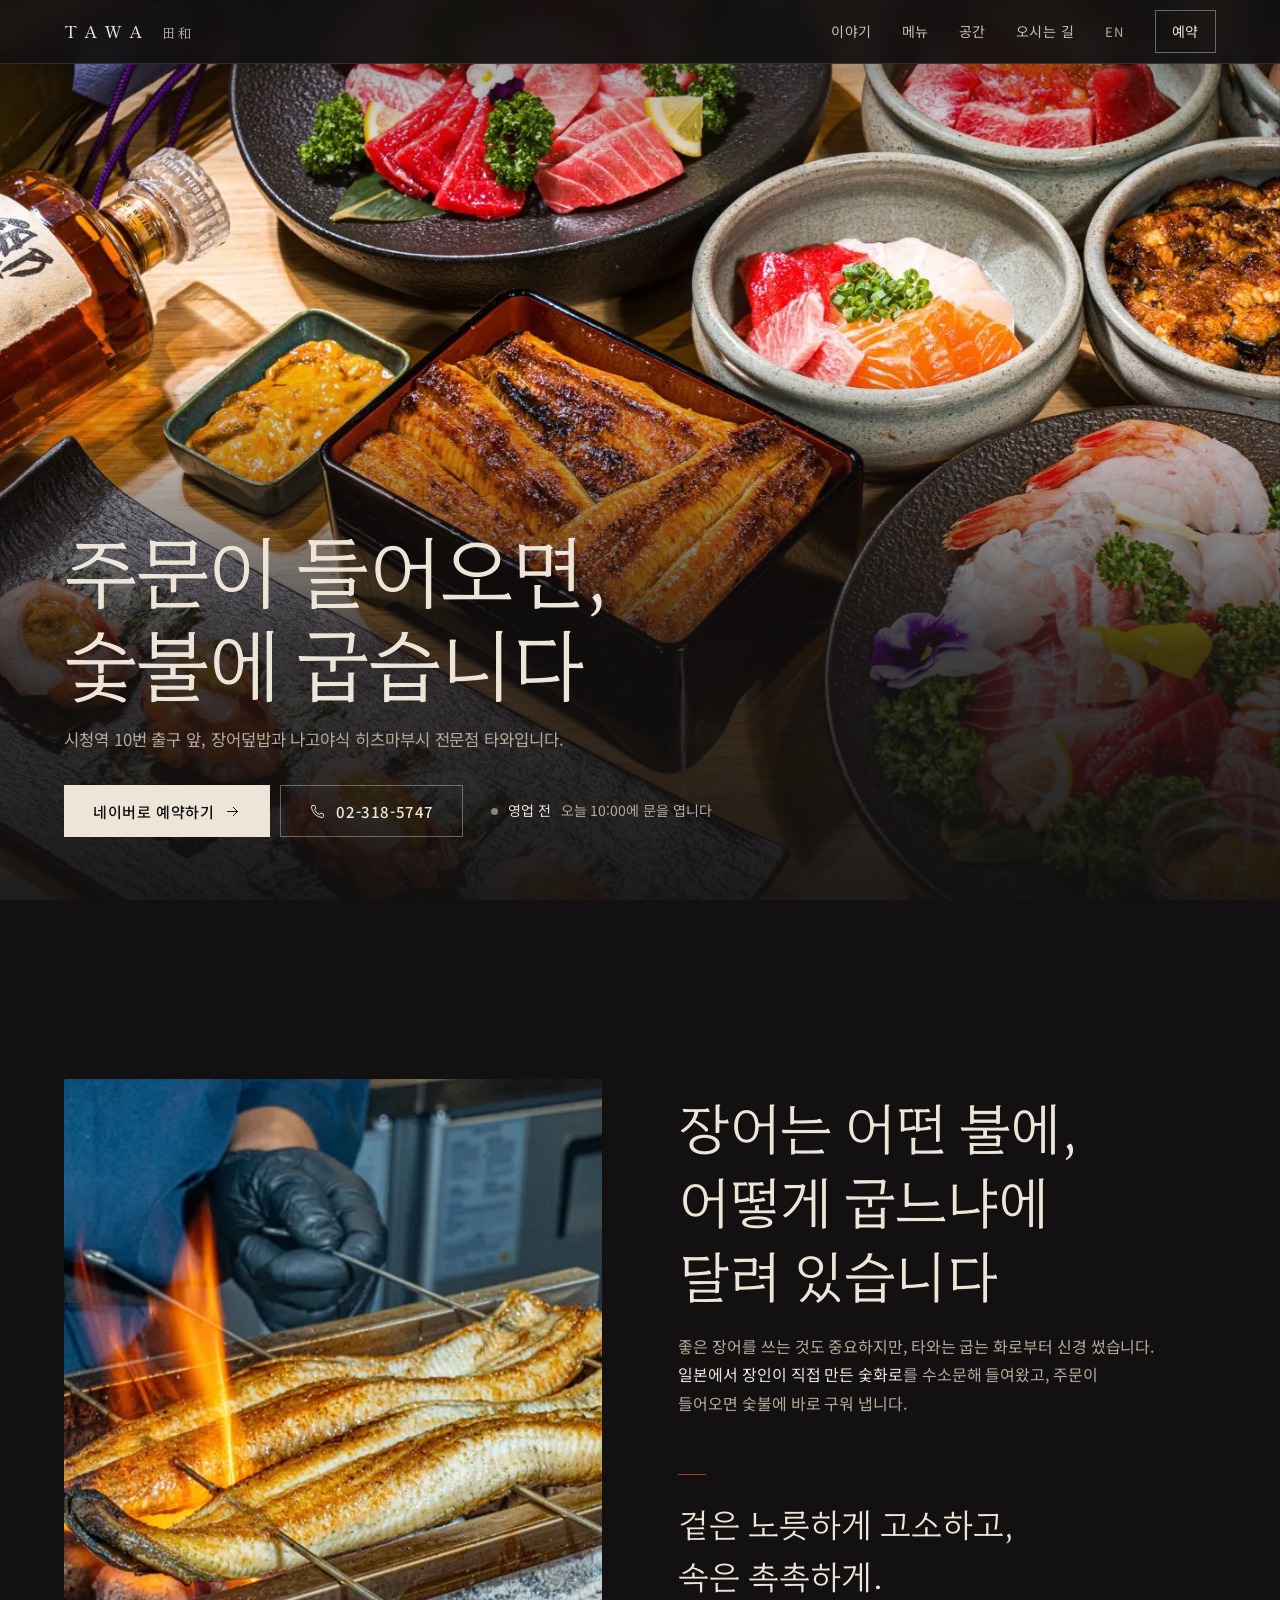
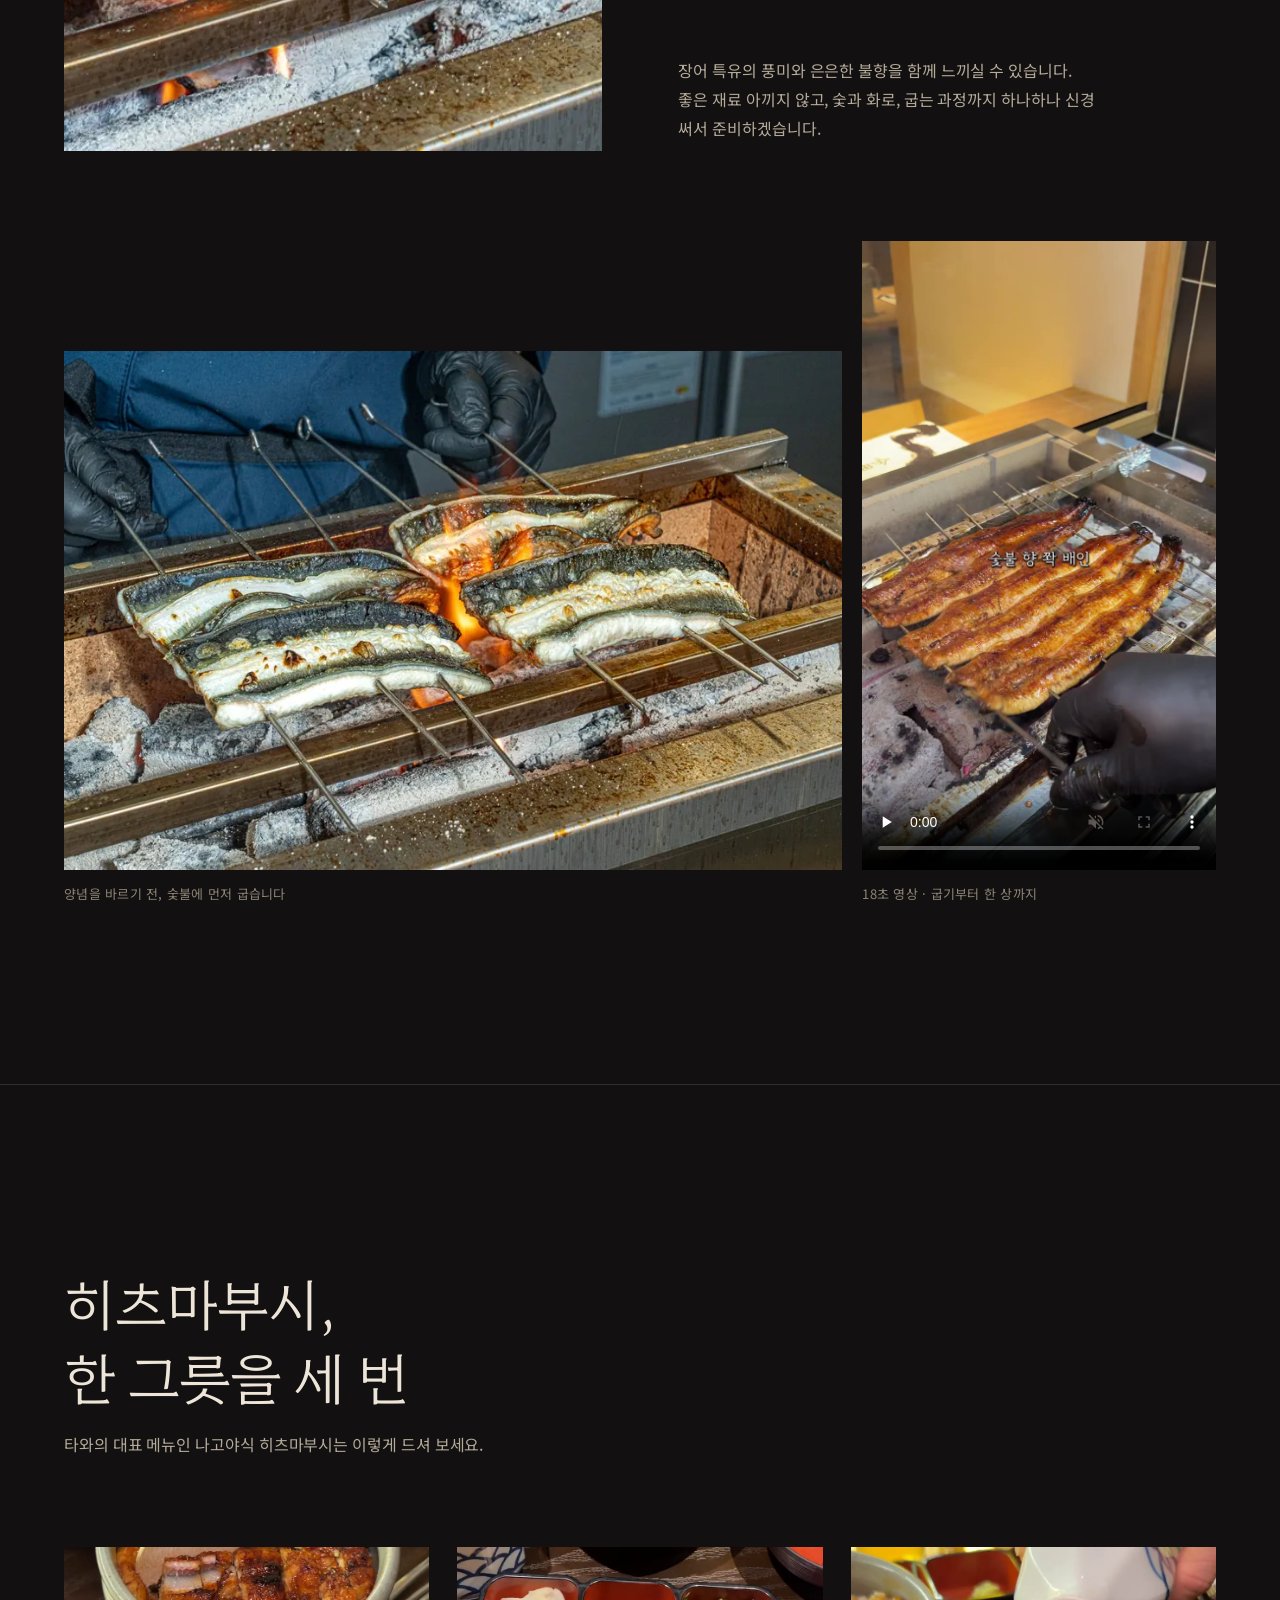
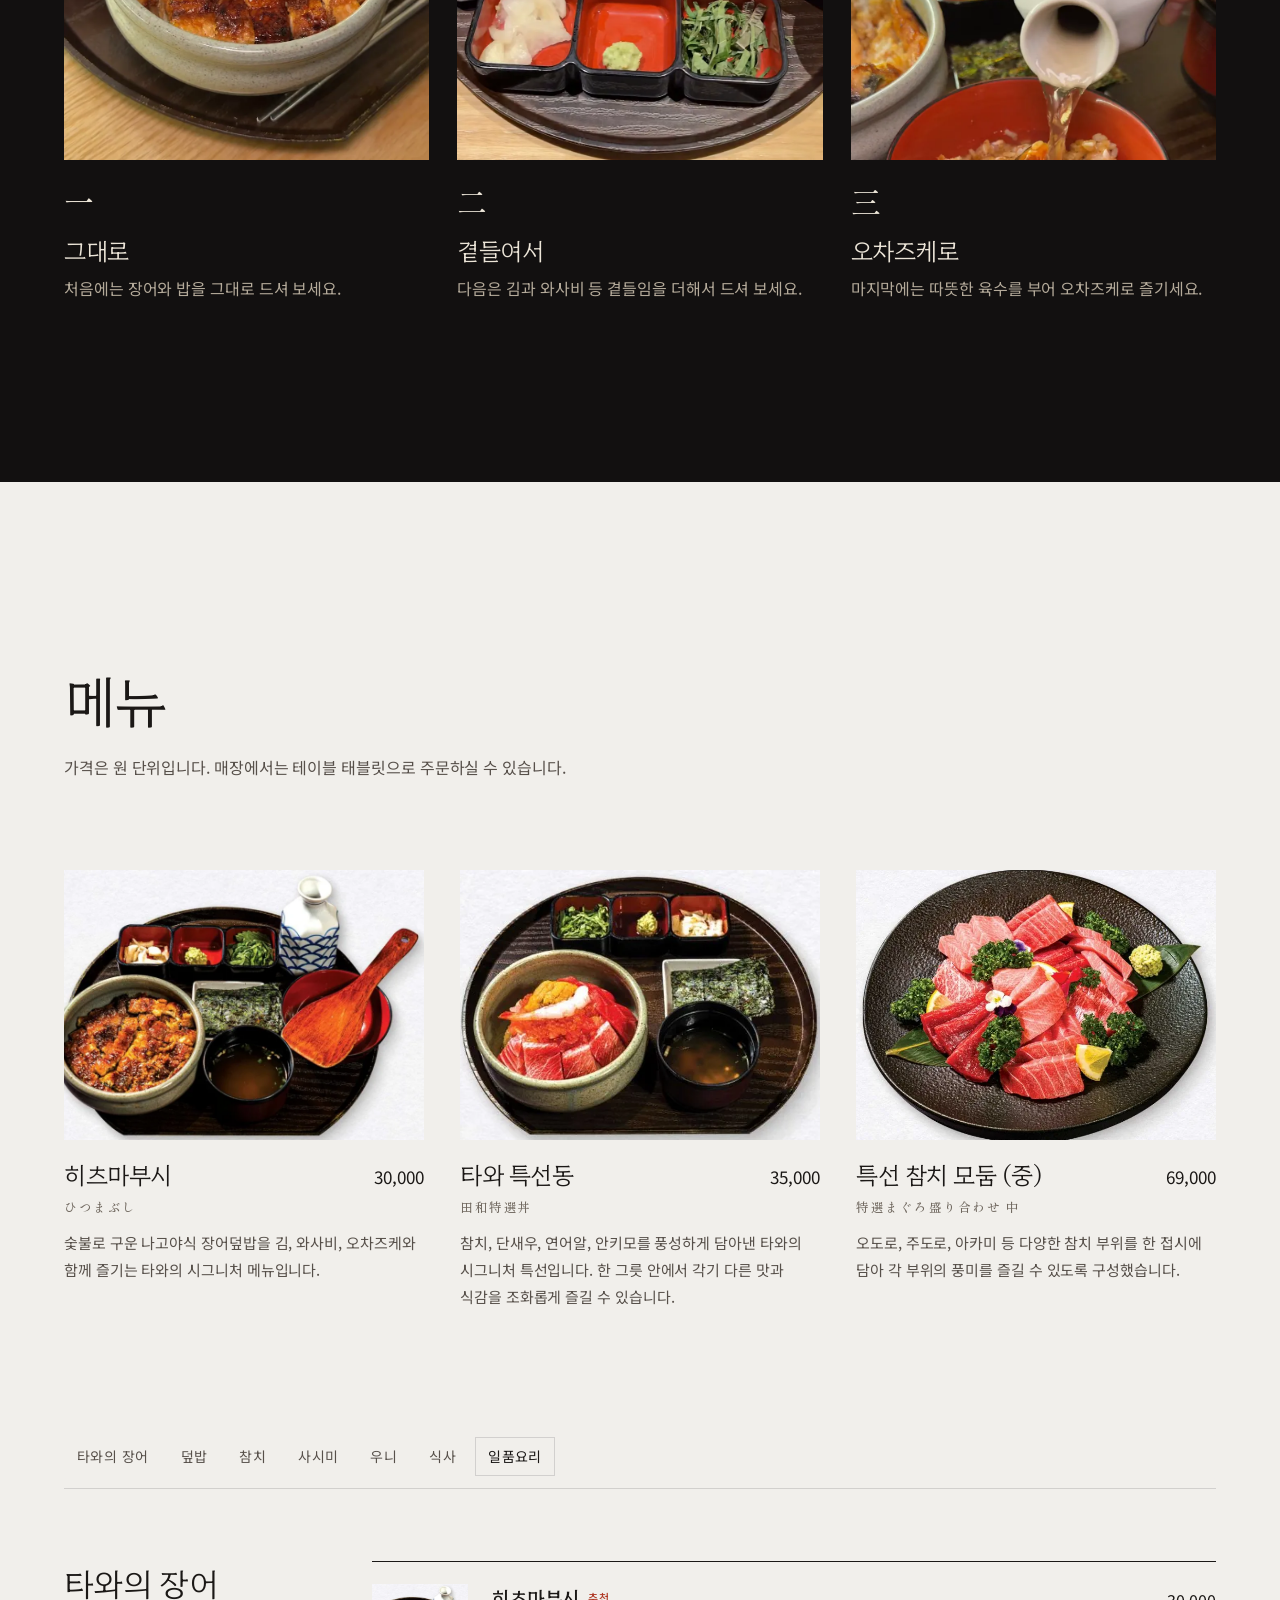
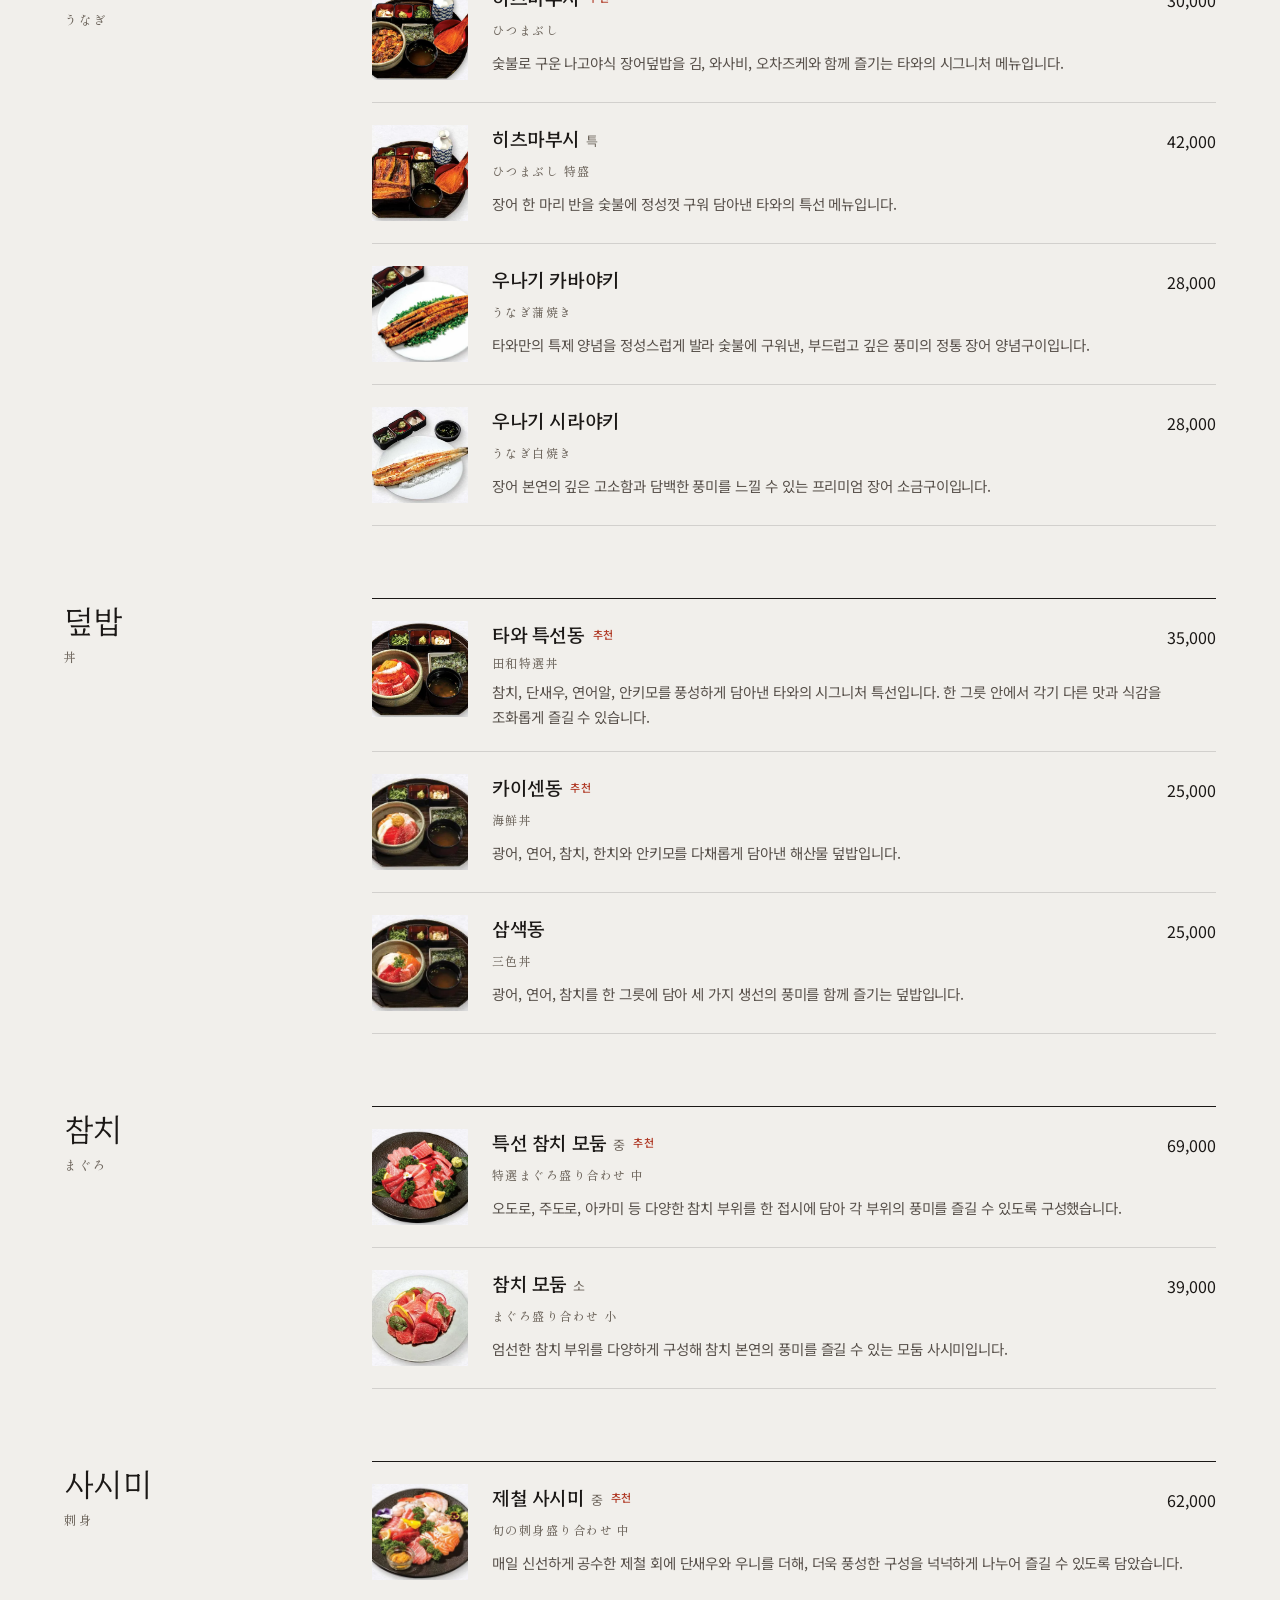
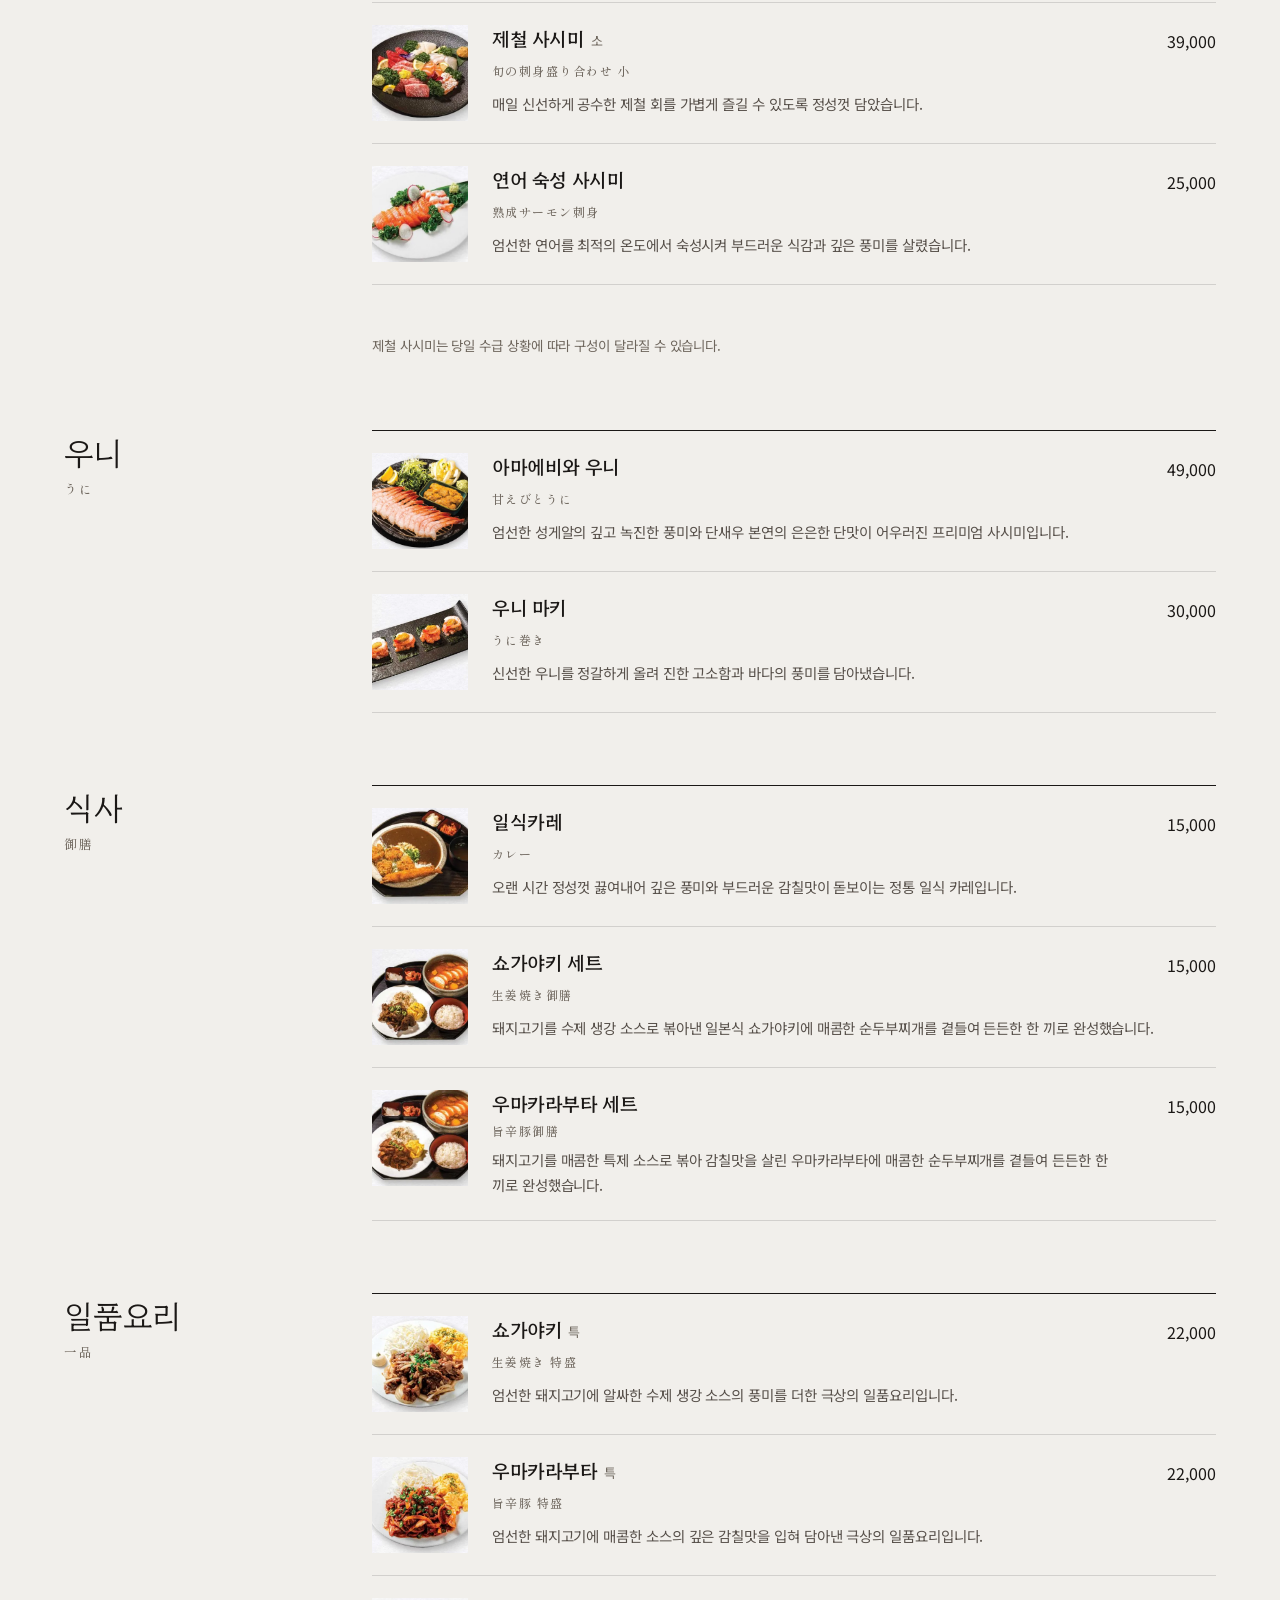
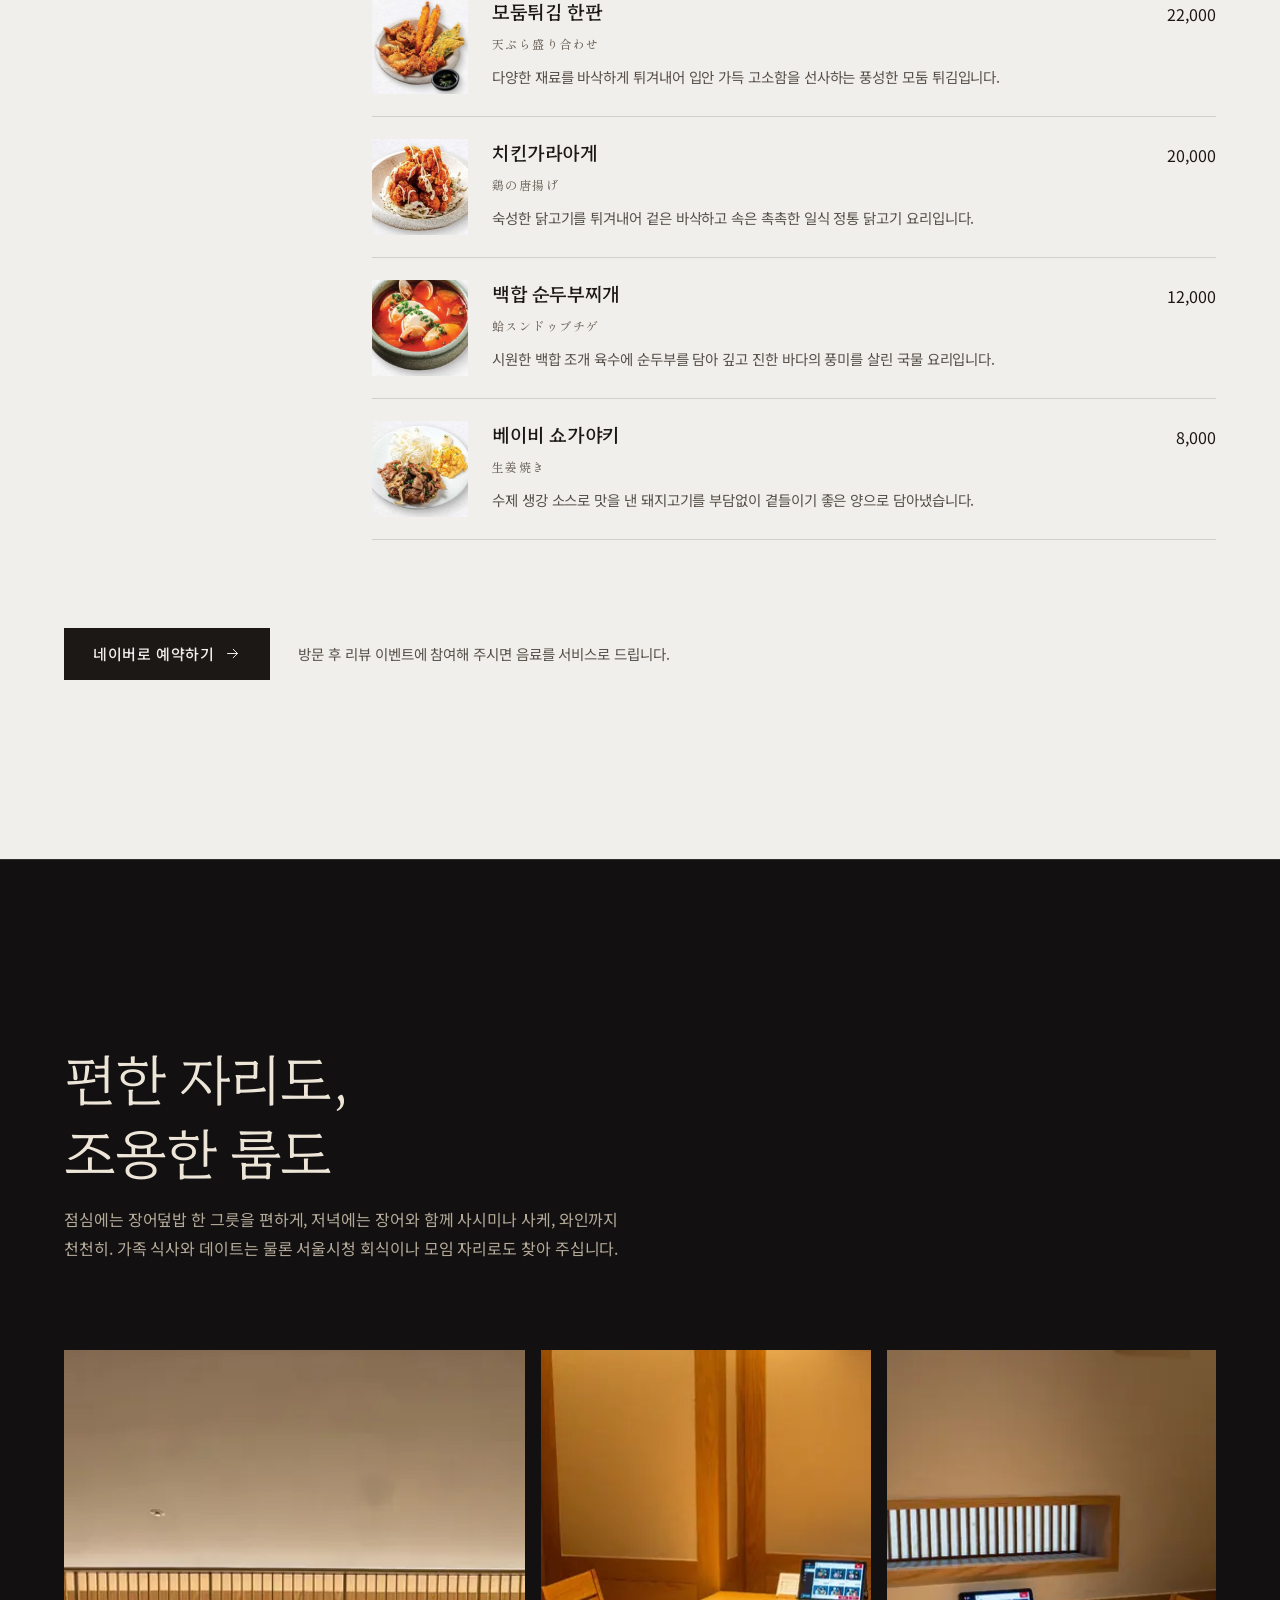
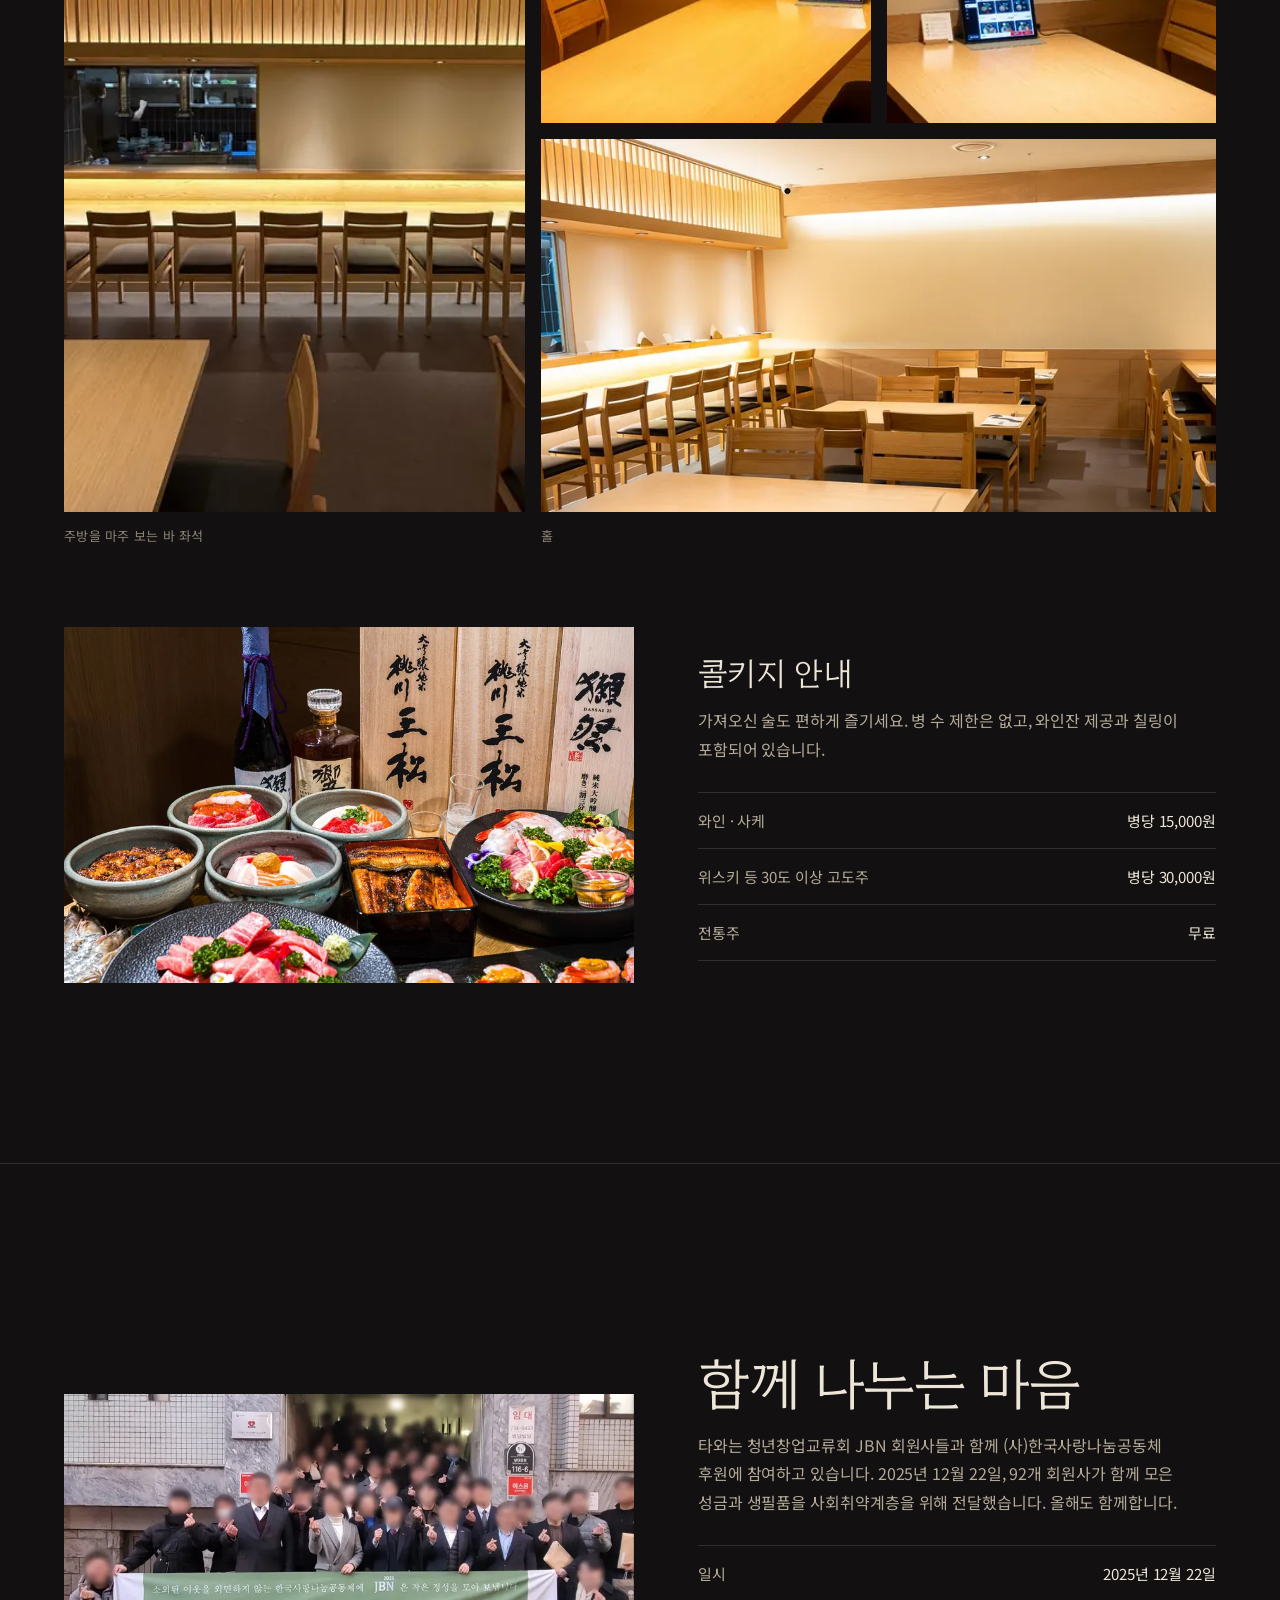
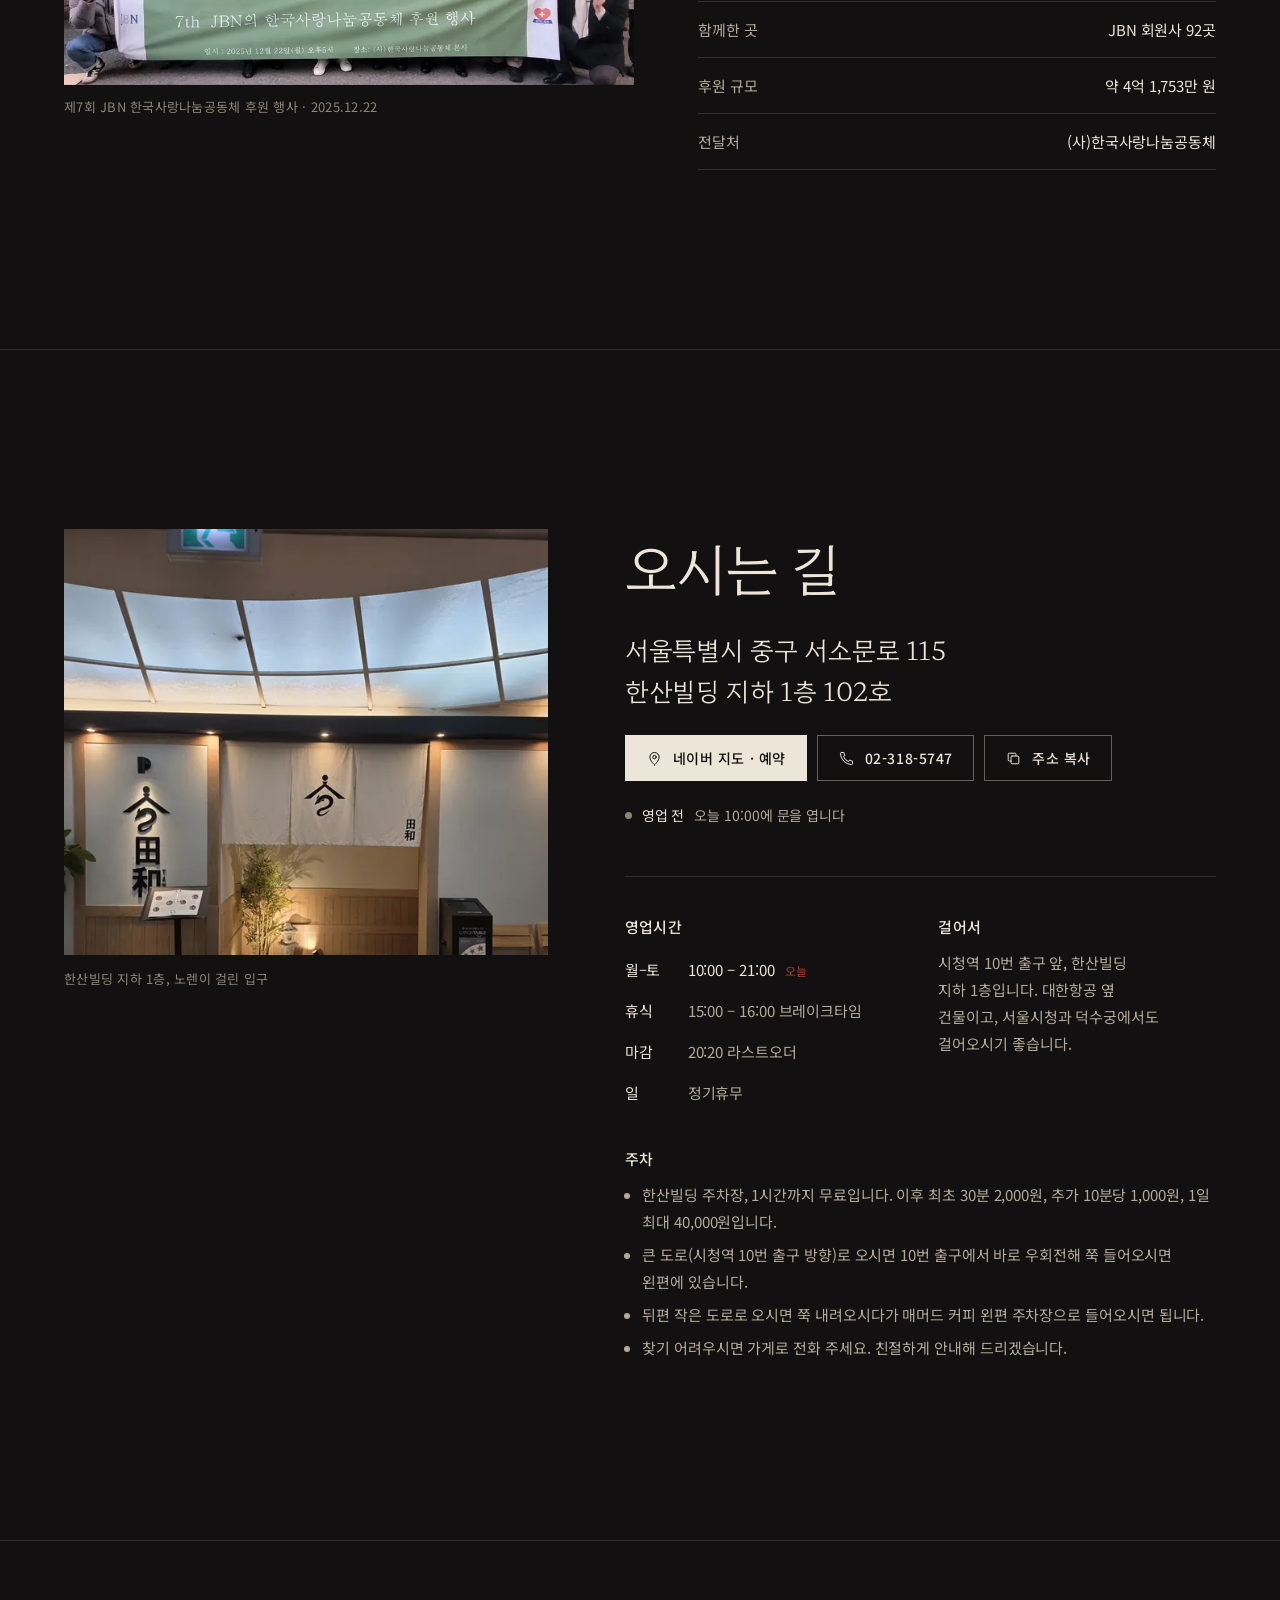
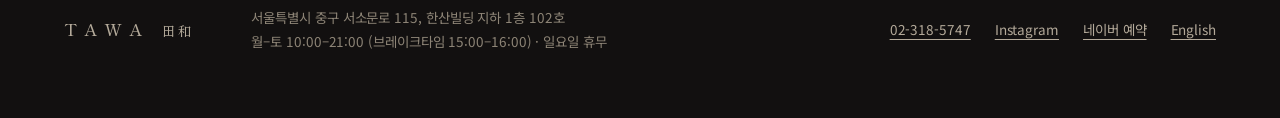
<file: index.html>
<!doctype html>
<html lang="ko">
<head>
<meta charset="utf-8">
<!-- Google Analytics -->
<script async src="https://www.googletagmanager.com/gtag/js?id=G-MLPPPE215Z"></script>
<script>
  window.dataLayer = window.dataLayer || [];
  function gtag(){dataLayer.push(arguments);}
  gtag('js', new Date());
  gtag('config', 'G-MLPPPE215Z');
</script>
<meta name="viewport" content="width=device-width, initial-scale=1, viewport-fit=cover">
<meta name="naver-site-verification" content="a6d0b7933f824128058b54ec5625c252f648e00b" />
<meta name="google-site-verification" content="695FkHWYYNH0WXw2JRvkQnFMp97OvvXSUnPh_l3yD28" />
<title>타와 田和 · 시청역 숯불 장어덮밥 · 나고야식 히츠마부시</title>
<meta name="description" content="시청역 10번 출구 앞, 주문이 들어오면 숯불에 직접 굽는 장어덮밥과 나고야식 히츠마부시 전문점 타와입니다. 메뉴, 영업시간, 주차, 오시는 길을 안내합니다.">
<meta name="theme-color" content="#121010">
<meta property="og:type" content="website">
<meta property="og:title" content="타와 田和 · 시청역 숯불 장어덮밥">
<meta property="og:description" content="주문이 들어오면 숯불에 직접 굽는 장어덮밥과 나고야식 히츠마부시. 서울 중구 서소문로 115 한산빌딩 지하 1층.">
<meta property="og:image" content="https://tawa-official.github.io/assets/img/og.jpg">
<meta property="og:url" content="https://tawa-official.github.io/">
<meta property="og:site_name" content="타와 田和">
<link rel="canonical" href="https://tawa-official.github.io/">
<link rel="alternate" hreflang="ko" href="https://tawa-official.github.io/">
<link rel="alternate" hreflang="en" href="https://tawa-official.github.io/en/">
<link rel="alternate" hreflang="x-default" href="https://tawa-official.github.io/">
<meta property="og:locale" content="ko_KR">
<meta property="og:locale:alternate" content="en_US">
<link rel="icon" href="/favicon.ico" sizes="48x48">
<link rel="icon" href="/assets/img/favicon.svg" type="image/svg+xml">
<link rel="icon" href="/assets/img/icon-192.png" type="image/png" sizes="192x192">
<link rel="apple-touch-icon" href="/assets/img/apple-touch-icon.png">
<script type="application/ld+json">
{
  "@context": "https://schema.org",
  "@type": "WebSite",
  "name": "타와 田和",
  "alternateName": ["타와", "TAWA", "田和"],
  "url": "https://tawa-official.github.io/"
}
</script>
<link rel="preload" as="image" href="assets/img/spread-2-1100.webp" media="(max-width: 759px)">
<link rel="preload" as="image" href="assets/img/spread-3-1500.webp" media="(min-width: 760px)">
<link rel="stylesheet" href="assets/css/style.css">
<script type="application/ld+json">
{
  "@context": "https://schema.org",
  "@type": "Restaurant",
  "@id": "https://tawa-official.github.io/#restaurant",
  "name": "타와 田和 (TAWA)",
  "alternateName": [
    "타와",
    "TAWA",
    "田和",
    "Tawa"
  ],
  "description": "시청역 10번 출구 앞, 주문이 들어오면 일본 장인이 만든 숯화로에서 직접 굽는 장어덮밥과 나고야식 히츠마부시 전문점. 사시미, 참치, 우니와 사케, 와인을 함께 즐길 수 있고 프라이빗 룸이 있습니다.",
  "url": "https://tawa-official.github.io/",
  "image": [
    "https://tawa-official.github.io/assets/img/og.jpg",
    "https://tawa-official.github.io/assets/img/grill-2-1600.webp",
    "https://tawa-official.github.io/assets/img/interior-3-1600.webp"
  ],
  "servesCuisine": [
    "장어덮밥",
    "히츠마부시",
    "장어구이",
    "일식",
    "사시미",
    "카이센동"
  ],
  "priceRange": "₩8,000–₩69,000",
  "currenciesAccepted": "KRW",
  "telephone": "+82-2-318-5747",
  "address": {
    "@type": "PostalAddress",
    "streetAddress": "서소문로 115, 한산빌딩 지하 1층 102호",
    "addressLocality": "중구",
    "addressRegion": "서울특별시",
    "addressCountry": "KR"
  },
  "openingHoursSpecification": [
    {
      "@type": "OpeningHoursSpecification",
      "dayOfWeek": [
        "Monday",
        "Tuesday",
        "Wednesday",
        "Thursday",
        "Friday",
        "Saturday"
      ],
      "opens": "10:00",
      "closes": "15:00"
    },
    {
      "@type": "OpeningHoursSpecification",
      "dayOfWeek": [
        "Monday",
        "Tuesday",
        "Wednesday",
        "Thursday",
        "Friday",
        "Saturday"
      ],
      "opens": "16:00",
      "closes": "21:00"
    }
  ],
  "acceptsReservations": true,
  "potentialAction": {
    "@type": "ReserveAction",
    "target": "https://naver.me/GxrowFG4"
  },
  "amenityFeature": [
    {
      "@type": "LocationFeatureSpecification",
      "name": "프라이빗 룸",
      "value": true
    },
    {
      "@type": "LocationFeatureSpecification",
      "name": "주차 (1시간 무료)",
      "value": true
    },
    {
      "@type": "LocationFeatureSpecification",
      "name": "콜키지 가능",
      "value": true
    }
  ],
  "hasMenu": {
    "@type": "Menu",
    "name": "메뉴",
    "hasMenuSection": [
      {
        "@type": "MenuSection",
        "name": "타와의 장어",
        "hasMenuItem": [
          {
            "@type": "MenuItem",
            "name": "히츠마부시",
            "description": "숯불로 구운 나고야식 장어덮밥을 김, 와사비, 오차즈케와 함께 즐기는 타와의 시그니처 메뉴",
            "offers": {
              "@type": "Offer",
              "price": "30000",
              "priceCurrency": "KRW"
            }
          },
          {
            "@type": "MenuItem",
            "name": "히츠마부시 (특)",
            "description": "장어 한 마리 반을 숯불에 구워 담아낸 특선 메뉴",
            "offers": {
              "@type": "Offer",
              "price": "42000",
              "priceCurrency": "KRW"
            }
          },
          {
            "@type": "MenuItem",
            "name": "우나기 카바야키",
            "description": "특제 양념을 발라 숯불에 구워낸 정통 장어 양념구이",
            "offers": {
              "@type": "Offer",
              "price": "28000",
              "priceCurrency": "KRW"
            }
          },
          {
            "@type": "MenuItem",
            "name": "우나기 시라야키",
            "description": "장어 본연의 고소함과 담백함을 느끼는 장어 소금구이",
            "offers": {
              "@type": "Offer",
              "price": "28000",
              "priceCurrency": "KRW"
            }
          }
        ]
      },
      {
        "@type": "MenuSection",
        "name": "덮밥",
        "hasMenuItem": [
          {
            "@type": "MenuItem",
            "name": "타와 특선동",
            "description": "참치, 단새우, 연어알, 안키모",
            "offers": {
              "@type": "Offer",
              "price": "35000",
              "priceCurrency": "KRW"
            }
          },
          {
            "@type": "MenuItem",
            "name": "카이센동",
            "description": "광어, 연어, 참치, 한치, 안키모",
            "offers": {
              "@type": "Offer",
              "price": "25000",
              "priceCurrency": "KRW"
            }
          },
          {
            "@type": "MenuItem",
            "name": "삼색동",
            "description": "광어, 연어, 참치",
            "offers": {
              "@type": "Offer",
              "price": "25000",
              "priceCurrency": "KRW"
            }
          }
        ]
      },
      {
        "@type": "MenuSection",
        "name": "참치",
        "hasMenuItem": [
          {
            "@type": "MenuItem",
            "name": "특선 참치 모둠 (중)",
            "description": "오도로, 주도로, 아카미 등 다양한 참치 부위",
            "offers": {
              "@type": "Offer",
              "price": "69000",
              "priceCurrency": "KRW"
            }
          },
          {
            "@type": "MenuItem",
            "name": "참치 모둠 (소)",
            "description": "엄선한 참치 부위 모둠",
            "offers": {
              "@type": "Offer",
              "price": "39000",
              "priceCurrency": "KRW"
            }
          }
        ]
      },
      {
        "@type": "MenuSection",
        "name": "사시미",
        "hasMenuItem": [
          {
            "@type": "MenuItem",
            "name": "제철 사시미 (중)",
            "description": "제철 회에 단새우와 우니를 더한 구성",
            "offers": {
              "@type": "Offer",
              "price": "62000",
              "priceCurrency": "KRW"
            }
          },
          {
            "@type": "MenuItem",
            "name": "제철 사시미 (소)",
            "description": "제철 회",
            "offers": {
              "@type": "Offer",
              "price": "39000",
              "priceCurrency": "KRW"
            }
          },
          {
            "@type": "MenuItem",
            "name": "연어 숙성 사시미",
            "description": "숙성 연어 사시미",
            "offers": {
              "@type": "Offer",
              "price": "25000",
              "priceCurrency": "KRW"
            }
          }
        ]
      },
      {
        "@type": "MenuSection",
        "name": "우니",
        "hasMenuItem": [
          {
            "@type": "MenuItem",
            "name": "아마에비와 우니",
            "description": "성게알과 단새우",
            "offers": {
              "@type": "Offer",
              "price": "49000",
              "priceCurrency": "KRW"
            }
          },
          {
            "@type": "MenuItem",
            "name": "우니 마키",
            "description": "우니를 올린 마키",
            "offers": {
              "@type": "Offer",
              "price": "30000",
              "priceCurrency": "KRW"
            }
          }
        ]
      },
      {
        "@type": "MenuSection",
        "name": "식사",
        "hasMenuItem": [
          {
            "@type": "MenuItem",
            "name": "일식카레",
            "description": "정통 일식 카레",
            "offers": {
              "@type": "Offer",
              "price": "15000",
              "priceCurrency": "KRW"
            }
          },
          {
            "@type": "MenuItem",
            "name": "쇼가야키 세트",
            "description": "생강 소스 돼지고기와 순두부찌개",
            "offers": {
              "@type": "Offer",
              "price": "15000",
              "priceCurrency": "KRW"
            }
          },
          {
            "@type": "MenuItem",
            "name": "우마카라부타 세트",
            "description": "매콤한 돼지고기와 순두부찌개",
            "offers": {
              "@type": "Offer",
              "price": "15000",
              "priceCurrency": "KRW"
            }
          }
        ]
      },
      {
        "@type": "MenuSection",
        "name": "일품요리",
        "hasMenuItem": [
          {
            "@type": "MenuItem",
            "name": "쇼가야키 (특)",
            "description": "수제 생강 소스 돼지고기",
            "offers": {
              "@type": "Offer",
              "price": "22000",
              "priceCurrency": "KRW"
            }
          },
          {
            "@type": "MenuItem",
            "name": "우마카라부타 (특)",
            "description": "매콤한 소스의 돼지고기",
            "offers": {
              "@type": "Offer",
              "price": "22000",
              "priceCurrency": "KRW"
            }
          },
          {
            "@type": "MenuItem",
            "name": "모둠튀김 한판",
            "description": "모둠 튀김",
            "offers": {
              "@type": "Offer",
              "price": "22000",
              "priceCurrency": "KRW"
            }
          },
          {
            "@type": "MenuItem",
            "name": "치킨가라아게",
            "description": "일식 닭튀김",
            "offers": {
              "@type": "Offer",
              "price": "20000",
              "priceCurrency": "KRW"
            }
          },
          {
            "@type": "MenuItem",
            "name": "백합 순두부찌개",
            "description": "백합 조개 육수 순두부찌개",
            "offers": {
              "@type": "Offer",
              "price": "12000",
              "priceCurrency": "KRW"
            }
          },
          {
            "@type": "MenuItem",
            "name": "베이비 쇼가야키",
            "description": "작은 양의 쇼가야키",
            "offers": {
              "@type": "Offer",
              "price": "8000",
              "priceCurrency": "KRW"
            }
          }
        ]
      }
    ]
  },
  "sameAs": [
    "https://www.instagram.com/tawa__official",
    "https://naver.me/GxrowFG4"
  ]
}

</script>
</head>
<body>
<svg width="0" height="0" style="position:absolute" aria-hidden="true">
  <symbol id="i-phone" viewBox="0 0 24 24"><path d="M5 3.5h3.2l1.6 4.2-2.1 1.4a11.5 11.5 0 0 0 7.2 7.2l1.4-2.1 4.2 1.6V19a1.6 1.6 0 0 1-1.7 1.6A16.5 16.5 0 0 1 3.4 5.2 1.6 1.6 0 0 1 5 3.5Z"/></symbol>
  <symbol id="i-pin" viewBox="0 0 24 24"><path d="M12 21s-6.5-5.6-6.5-11a6.5 6.5 0 0 1 13 0c0 5.4-6.5 11-6.5 11Z"/><circle cx="12" cy="10" r="2.4"/></symbol>
  <symbol id="i-copy" viewBox="0 0 24 24"><rect x="8.5" y="8.5" width="11" height="11" rx="1.5"/><path d="M15.5 8.5V6A1.5 1.5 0 0 0 14 4.5H6A1.5 1.5 0 0 0 4.5 6v8A1.5 1.5 0 0 0 6 15.5h2.5"/></symbol>
  <symbol id="i-arrow" viewBox="0 0 24 24"><path d="M5 12h14M13 6l6 6-6 6"/></symbol>
</svg>
<a class="skip" href="#main">본문으로 바로가기</a>

<header class="head">
  <div class="wrap head-row">
    <a class="mark" href="#top" aria-label="타와 田和 처음으로"><span class="mark-en">TAWA</span><span class="mark-jp" lang="ja">田和</span></a>
    <nav class="nav" aria-label="주요 메뉴">
      <a href="#story">이야기</a><a href="#menu">메뉴</a><a href="#space">공간</a><a href="#visit">오시는 길</a>
    </nav>
    <a class="head-lang" href="en/" hreflang="en" lang="en" aria-label="English">EN</a>
    <a class="head-book" href="https://naver.me/GxrowFG4" target="_blank" rel="noopener">예약</a>
  </div>
</header>

<main id="main">
  <section class="hero" id="top" aria-labelledby="hero-title">
    <figure class="hero-photo">
      <picture>
        <source media="(min-width: 760px)" srcset="assets/img/spread-3-900.webp 900w, assets/img/spread-3-1500.webp 1500w" sizes="100vw">
        <img src="assets/img/spread-2-1100.webp" srcset="assets/img/spread-2-700.webp 700w, assets/img/spread-2-1100.webp 1100w" sizes="100vw"
             width="1100" height="1100" alt="숯불에 구운 장어가 담긴 찬합과 히츠마부시, 카이센동, 참치와 제철 사시미, 우니 마키, 사케와 위스키가 함께 차려진 타와의 한 상" fetchpriority="high">
      </picture>
    </figure>
    <div class="wrap hero-body">
      <h1 id="hero-title">주문이 들어오면,<br>숯불에 굽습니다</h1>
      <p class="hero-lede">시청역 10번 출구 앞, 장어덮밥과 나고야식 히츠마부시 전문점 타와입니다.</p>
      <div class="hero-foot">
        <div class="hero-actions">
          <a class="btn btn-solid" href="https://naver.me/GxrowFG4" target="_blank" rel="noopener">네이버로 예약하기<svg class="ico" aria-hidden="true"><use href="#i-arrow"/></svg></a>
          <a class="btn btn-ghost" href="tel:02-318-5747"><svg class="ico" aria-hidden="true"><use href="#i-phone"/></svg>02-318-5747</a>
        </div>
        <p class="status" data-status hidden><span class="status-dot" aria-hidden="true"></span><span class="status-main"></span><span class="status-sub"></span></p>
      </div>
    </div>
  </section>

  <section class="sec" id="story" aria-labelledby="story-title">
    <div class="wrap">
      <div class="story">
        <figure class="story-photo">
          <img src="assets/img/grill-2-900.webp" srcset="assets/img/grill-2-900.webp 900w, assets/img/grill-2-1600.webp 1600w" sizes="(min-width: 900px) 50vw, 100vw"
               width="1600" height="1066" loading="lazy" decoding="async" alt="숯화로 위에서 꼬치에 꿴 장어가 불길 속에 노릇하게 구워지는 모습">
        </figure>
        <div class="story-text">
          <h2 class="h2" id="story-title">장어는 어떤 불에,<br>어떻게 굽느냐에<br>달려 있습니다</h2>
          <p class="p">좋은 장어를 쓰는 것도 중요하지만, 타와는 굽는 화로부터 신경 썼습니다. <em>일본에서 장인이 직접 만든 숯화로</em>를 수소문해 들여왔고, 주문이 들어오면 숯불에 바로 구워 냅니다.</p>
          <p class="quote">겉은 노릇하게 고소하고,<br>속은 촉촉하게.</p>
          <p class="p">장어 특유의 풍미와 은은한 불향을 함께 느끼실 수 있습니다. 좋은 재료 아끼지 않고, 숯과 화로, 굽는 과정까지 하나하나 신경 써서 준비하겠습니다.</p>
        </div>
      </div>
      <div class="story-sub">
        <figure class="wide">
          <img src="assets/img/grill-1-900.webp" srcset="assets/img/grill-1-900.webp 900w, assets/img/grill-1-1600.webp 1600w" sizes="(min-width: 900px) 66vw, 100vw"
               width="1600" height="1066" loading="lazy" decoding="async" alt="하얗게 달아오른 숯 위에서 양념 없이 굽는 장어">
          <figcaption class="cap">양념을 바르기 전, 숯불에 먼저 굽습니다</figcaption>
        </figure>
        <figure>
          <video controls muted playsinline preload="none" poster="assets/img/reel-poster.jpg" width="720" height="1280" aria-describedby="reel-cap">
            <source src="assets/img/reel-720.mp4" type="video/mp4">
          </video>
          <figcaption class="cap" id="reel-cap">18초 영상 · 굽기부터 한 상까지</figcaption>
        </figure>
      </div>
    </div>
  </section>

  <section class="sec" id="ways" aria-labelledby="ways-title">
    <div class="wrap">
      <div class="ways-head">
        <div>
          <h2 class="h2" id="ways-title">히츠마부시,<br>한 그릇을 세 번</h2>
          <p class="lede">타와의 대표 메뉴인 나고야식 히츠마부시는 이렇게 드셔 보세요.</p>
        </div>
      </div>
      <ol class="ways">
        <li class="way"><img src="assets/img/way-1.webp" width="900" height="525" loading="lazy" decoding="async" alt="숯불에 구운 장어가 올라간 히츠마부시 그릇"><span class="way-n jp" lang="ja" aria-hidden="true">一</span><h3>그대로</h3><p>처음에는 장어와 밥을 그대로 드셔 보세요.</p></li>
        <li class="way"><img src="assets/img/way-2.webp" width="900" height="525" loading="lazy" decoding="async" alt="히츠마부시에 곁들이는 와사비와 채소 세 칸 접시"><span class="way-n jp" lang="ja" aria-hidden="true">二</span><h3>곁들여서</h3><p>다음은 김과 와사비 등 곁들임을 더해서 드셔 보세요.</p></li>
        <li class="way"><img src="assets/img/way-3.webp" width="900" height="525" loading="lazy" decoding="async" alt="장어와 밥이 담긴 그릇에 따뜻한 육수를 붓는 모습"><span class="way-n jp" lang="ja" aria-hidden="true">三</span><h3>오차즈케로</h3><p>마지막에는 따뜻한 육수를 부어 오차즈케로 즐기세요.</p></li>
      </ol>
    </div>
  </section>

  <section class="sec on-washi" id="menu" aria-labelledby="menu-title">
    <div class="wrap">
      <h2 class="h2" id="menu-title">메뉴</h2>
      <p class="lede">가격은 원 단위입니다. 매장에서는 테이블 태블릿으로 주문하실 수 있습니다.</p>
      <div class="signature">
        <figure class="sig">
          <img src="assets/img/menu/hitsumabushi.webp" width="900" height="660" loading="lazy" decoding="async" alt="히츠마부시">
          <figcaption>
            <div class="sig-row"><h3>히츠마부시</h3><span class="price num">30,000</span></div>
            <span class="jp" lang="ja">ひつまぶし</span>
            <p>숯불로 구운 나고야식 장어덮밥을 김, 와사비, 오차즈케와 함께 즐기는 타와의 시그니처 메뉴입니다.</p>
          </figcaption>
        </figure>
        <figure class="sig">
          <img src="assets/img/menu/tokusendon.webp" width="900" height="660" loading="lazy" decoding="async" alt="타와 특선동">
          <figcaption>
            <div class="sig-row"><h3>타와 특선동</h3><span class="price num">35,000</span></div>
            <span class="jp" lang="ja">田和特選丼</span>
            <p>참치, 단새우, 연어알, 안키모를 풍성하게 담아낸 타와의 시그니처 특선입니다. 한 그릇 안에서 각기 다른 맛과 식감을 조화롭게 즐길 수 있습니다.</p>
          </figcaption>
        </figure>
        <figure class="sig">
          <img src="assets/img/menu/maguro-chu.webp" width="900" height="660" loading="lazy" decoding="async" alt="특선 참치 모둠 (중)">
          <figcaption>
            <div class="sig-row"><h3>특선 참치 모둠 (중)</h3><span class="price num">69,000</span></div>
            <span class="jp" lang="ja">特選まぐろ盛り合わせ 中</span>
            <p>오도로, 주도로, 아카미 등 다양한 참치 부위를 한 접시에 담아 각 부위의 풍미를 즐길 수 있도록 구성했습니다.</p>
          </figcaption>
        </figure>
      </div>
      <nav class="cats" aria-label="메뉴 분류">
        <a href="#cat-unagi">타와의 장어</a>
        <a href="#cat-don">덮밥</a>
        <a href="#cat-maguro">참치</a>
        <a href="#cat-sashimi">사시미</a>
        <a href="#cat-uni">우니</a>
        <a href="#cat-meal">식사</a>
        <a href="#cat-ippin">일품요리</a>
      </nav>
      <div class="cat" id="cat-unagi">
        <div class="cat-head"><h3>타와의 장어</h3><span class="jp" lang="ja">うなぎ</span></div>
        <ul class="dishes" aria-label="타와의 장어">
          <li class="dish" id="m-hitsumabushi">
            <img src="assets/img/menu/hitsumabushi.webp" width="96" height="96" loading="lazy" decoding="async" alt="">
            <h4>히츠마부시<span class="rec">추천</span></h4>
            <span class="price num">30,000</span>
            <span class="jp" lang="ja">ひつまぶし</span>
            <p>숯불로 구운 나고야식 장어덮밥을 김, 와사비, 오차즈케와 함께 즐기는 타와의 시그니처 메뉴입니다.</p>
          </li>
          <li class="dish" id="m-hitsumabushi-toku">
            <img src="assets/img/menu/hitsumabushi-toku.webp" width="96" height="96" loading="lazy" decoding="async" alt="">
            <h4>히츠마부시<small>특</small></h4>
            <span class="price num">42,000</span>
            <span class="jp" lang="ja">ひつまぶし 特盛</span>
            <p>장어 한 마리 반을 숯불에 정성껏 구워 담아낸 타와의 특선 메뉴입니다.</p>
          </li>
          <li class="dish" id="m-kabayaki">
            <img src="assets/img/menu/kabayaki.webp" width="96" height="96" loading="lazy" decoding="async" alt="">
            <h4>우나기 카바야키</h4>
            <span class="price num">28,000</span>
            <span class="jp" lang="ja">うなぎ蒲焼き</span>
            <p>타와만의 특제 양념을 정성스럽게 발라 숯불에 구워낸, 부드럽고 깊은 풍미의 정통 장어 양념구이입니다.</p>
          </li>
          <li class="dish" id="m-shirayaki">
            <img src="assets/img/menu/shirayaki.webp" width="96" height="96" loading="lazy" decoding="async" alt="">
            <h4>우나기 시라야키</h4>
            <span class="price num">28,000</span>
            <span class="jp" lang="ja">うなぎ白焼き</span>
            <p>장어 본연의 깊은 고소함과 담백한 풍미를 느낄 수 있는 프리미엄 장어 소금구이입니다.</p>
          </li>
        </ul>
      </div>
      <div class="cat" id="cat-don">
        <div class="cat-head"><h3>덮밥</h3><span class="jp" lang="ja">丼</span></div>
        <ul class="dishes" aria-label="덮밥">
          <li class="dish" id="m-tokusendon">
            <img src="assets/img/menu/tokusendon.webp" width="96" height="96" loading="lazy" decoding="async" alt="">
            <h4>타와 특선동<span class="rec">추천</span></h4>
            <span class="price num">35,000</span>
            <span class="jp" lang="ja">田和特選丼</span>
            <p>참치, 단새우, 연어알, 안키모를 풍성하게 담아낸 타와의 시그니처 특선입니다. 한 그릇 안에서 각기 다른 맛과 식감을 조화롭게 즐길 수 있습니다.</p>
          </li>
          <li class="dish" id="m-kaisendon">
            <img src="assets/img/menu/kaisendon.webp" width="96" height="96" loading="lazy" decoding="async" alt="">
            <h4>카이센동<span class="rec">추천</span></h4>
            <span class="price num">25,000</span>
            <span class="jp" lang="ja">海鮮丼</span>
            <p>광어, 연어, 참치, 한치와 안키모를 다채롭게 담아낸 해산물 덮밥입니다.</p>
          </li>
          <li class="dish" id="m-sanshokudon">
            <img src="assets/img/menu/sanshokudon.webp" width="96" height="96" loading="lazy" decoding="async" alt="">
            <h4>삼색동</h4>
            <span class="price num">25,000</span>
            <span class="jp" lang="ja">三色丼</span>
            <p>광어, 연어, 참치를 한 그릇에 담아 세 가지 생선의 풍미를 함께 즐기는 덮밥입니다.</p>
          </li>
        </ul>
      </div>
      <div class="cat" id="cat-maguro">
        <div class="cat-head"><h3>참치</h3><span class="jp" lang="ja">まぐろ</span></div>
        <ul class="dishes" aria-label="참치">
          <li class="dish" id="m-maguro-chu">
            <img src="assets/img/menu/maguro-chu.webp" width="96" height="96" loading="lazy" decoding="async" alt="">
            <h4>특선 참치 모둠<small>중</small><span class="rec">추천</span></h4>
            <span class="price num">69,000</span>
            <span class="jp" lang="ja">特選まぐろ盛り合わせ 中</span>
            <p>오도로, 주도로, 아카미 등 다양한 참치 부위를 한 접시에 담아 각 부위의 풍미를 즐길 수 있도록 구성했습니다.</p>
          </li>
          <li class="dish" id="m-maguro-sho">
            <img src="assets/img/menu/maguro-sho.webp" width="96" height="96" loading="lazy" decoding="async" alt="">
            <h4>참치 모둠<small>소</small></h4>
            <span class="price num">39,000</span>
            <span class="jp" lang="ja">まぐろ盛り合わせ 小</span>
            <p>엄선한 참치 부위를 다양하게 구성해 참치 본연의 풍미를 즐길 수 있는 모둠 사시미입니다.</p>
          </li>
        </ul>
      </div>
      <div class="cat" id="cat-sashimi">
        <div class="cat-head"><h3>사시미</h3><span class="jp" lang="ja">刺身</span></div>
        <ul class="dishes" aria-label="사시미">
          <li class="dish" id="m-sashimi-chu">
            <img src="assets/img/menu/sashimi-chu.webp" width="96" height="96" loading="lazy" decoding="async" alt="">
            <h4>제철 사시미<small>중</small><span class="rec">추천</span></h4>
            <span class="price num">62,000</span>
            <span class="jp" lang="ja">旬の刺身盛り合わせ 中</span>
            <p>매일 신선하게 공수한 제철 회에 단새우와 우니를 더해, 더욱 풍성한 구성을 넉넉하게 나누어 즐길 수 있도록 담았습니다.</p>
          </li>
          <li class="dish" id="m-sashimi-sho">
            <img src="assets/img/menu/sashimi-sho.webp" width="96" height="96" loading="lazy" decoding="async" alt="">
            <h4>제철 사시미<small>소</small></h4>
            <span class="price num">39,000</span>
            <span class="jp" lang="ja">旬の刺身盛り合わせ 小</span>
            <p>매일 신선하게 공수한 제철 회를 가볍게 즐길 수 있도록 정성껏 담았습니다.</p>
          </li>
          <li class="dish" id="m-salmon">
            <img src="assets/img/menu/salmon.webp" width="96" height="96" loading="lazy" decoding="async" alt="">
            <h4>연어 숙성 사시미</h4>
            <span class="price num">25,000</span>
            <span class="jp" lang="ja">熟成サーモン刺身</span>
            <p>엄선한 연어를 최적의 온도에서 숙성시켜 부드러운 식감과 깊은 풍미를 살렸습니다.</p>
          </li>
        </ul>
        <p class="cat-note">제철 사시미는 당일 수급 상황에 따라 구성이 달라질 수 있습니다.</p>
      </div>
      <div class="cat" id="cat-uni">
        <div class="cat-head"><h3>우니</h3><span class="jp" lang="ja">うに</span></div>
        <ul class="dishes" aria-label="우니">
          <li class="dish" id="m-amaebi-uni">
            <img src="assets/img/menu/amaebi-uni.webp" width="96" height="96" loading="lazy" decoding="async" alt="">
            <h4>아마에비와 우니</h4>
            <span class="price num">49,000</span>
            <span class="jp" lang="ja">甘えびとうに</span>
            <p>엄선한 성게알의 깊고 녹진한 풍미와 단새우 본연의 은은한 단맛이 어우러진 프리미엄 사시미입니다.</p>
          </li>
          <li class="dish" id="m-uni-maki">
            <img src="assets/img/menu/uni-maki.webp" width="96" height="96" loading="lazy" decoding="async" alt="">
            <h4>우니 마키</h4>
            <span class="price num">30,000</span>
            <span class="jp" lang="ja">うに巻き</span>
            <p>신선한 우니를 정갈하게 올려 진한 고소함과 바다의 풍미를 담아냈습니다.</p>
          </li>
        </ul>
      </div>
      <div class="cat" id="cat-meal">
        <div class="cat-head"><h3>식사</h3><span class="jp" lang="ja">御膳</span></div>
        <ul class="dishes" aria-label="식사">
          <li class="dish" id="m-curry">
            <img src="assets/img/menu/curry.webp" width="96" height="96" loading="lazy" decoding="async" alt="">
            <h4>일식카레</h4>
            <span class="price num">15,000</span>
            <span class="jp" lang="ja">カレー</span>
            <p>오랜 시간 정성껏 끓여내어 깊은 풍미와 부드러운 감칠맛이 돋보이는 정통 일식 카레입니다.</p>
          </li>
          <li class="dish" id="m-shogayaki-set">
            <img src="assets/img/menu/shogayaki-set.webp" width="96" height="96" loading="lazy" decoding="async" alt="">
            <h4>쇼가야키 세트</h4>
            <span class="price num">15,000</span>
            <span class="jp" lang="ja">生姜焼き御膳</span>
            <p>돼지고기를 수제 생강 소스로 볶아낸 일본식 쇼가야키에 매콤한 순두부찌개를 곁들여 든든한 한 끼로 완성했습니다.</p>
          </li>
          <li class="dish" id="m-umakara-set">
            <img src="assets/img/menu/umakara-set.webp" width="96" height="96" loading="lazy" decoding="async" alt="">
            <h4>우마카라부타 세트</h4>
            <span class="price num">15,000</span>
            <span class="jp" lang="ja">旨辛豚御膳</span>
            <p>돼지고기를 매콤한 특제 소스로 볶아 감칠맛을 살린 우마카라부타에 매콤한 순두부찌개를 곁들여 든든한 한 끼로 완성했습니다.</p>
          </li>
        </ul>
      </div>
      <div class="cat" id="cat-ippin">
        <div class="cat-head"><h3>일품요리</h3><span class="jp" lang="ja">一品</span></div>
        <ul class="dishes" aria-label="일품요리">
          <li class="dish" id="m-shogayaki-toku">
            <img src="assets/img/menu/shogayaki-toku.webp" width="96" height="96" loading="lazy" decoding="async" alt="">
            <h4>쇼가야키<small>특</small></h4>
            <span class="price num">22,000</span>
            <span class="jp" lang="ja">生姜焼き 特盛</span>
            <p>엄선한 돼지고기에 알싸한 수제 생강 소스의 풍미를 더한 극상의 일품요리입니다.</p>
          </li>
          <li class="dish" id="m-umakara-toku">
            <img src="assets/img/menu/umakara-toku.webp" width="96" height="96" loading="lazy" decoding="async" alt="">
            <h4>우마카라부타<small>특</small></h4>
            <span class="price num">22,000</span>
            <span class="jp" lang="ja">旨辛豚 特盛</span>
            <p>엄선한 돼지고기에 매콤한 소스의 깊은 감칠맛을 입혀 담아낸 극상의 일품요리입니다.</p>
          </li>
          <li class="dish" id="m-tempura">
            <img src="assets/img/menu/tempura.webp" width="96" height="96" loading="lazy" decoding="async" alt="">
            <h4>모둠튀김 한판</h4>
            <span class="price num">22,000</span>
            <span class="jp" lang="ja">天ぷら盛り合わせ</span>
            <p>다양한 재료를 바삭하게 튀겨내어 입안 가득 고소함을 선사하는 풍성한 모둠 튀김입니다.</p>
          </li>
          <li class="dish" id="m-karaage">
            <img src="assets/img/menu/karaage.webp" width="96" height="96" loading="lazy" decoding="async" alt="">
            <h4>치킨가라아게</h4>
            <span class="price num">20,000</span>
            <span class="jp" lang="ja">鶏の唐揚げ</span>
            <p>숙성한 닭고기를 튀겨내어 겉은 바삭하고 속은 촉촉한 일식 정통 닭고기 요리입니다.</p>
          </li>
          <li class="dish" id="m-sundubu">
            <img src="assets/img/menu/sundubu.webp" width="96" height="96" loading="lazy" decoding="async" alt="">
            <h4>백합 순두부찌개</h4>
            <span class="price num">12,000</span>
            <span class="jp" lang="ja">蛤スンドゥブチゲ</span>
            <p>시원한 백합 조개 육수에 순두부를 담아 깊고 진한 바다의 풍미를 살린 국물 요리입니다.</p>
          </li>
          <li class="dish" id="m-baby-shogayaki">
            <img src="assets/img/menu/baby-shogayaki.webp" width="96" height="96" loading="lazy" decoding="async" alt="">
            <h4>베이비 쇼가야키</h4>
            <span class="price num">8,000</span>
            <span class="jp" lang="ja">生姜焼き</span>
            <p>수제 생강 소스로 맛을 낸 돼지고기를 부담없이 곁들이기 좋은 양으로 담아냈습니다.</p>
          </li>
        </ul>
      </div>
      <div class="menu-foot">
        <a class="btn btn-solid" href="https://naver.me/GxrowFG4" target="_blank" rel="noopener">네이버로 예약하기<svg class="ico" aria-hidden="true"><use href="#i-arrow"/></svg></a>
        <span>방문 후 리뷰 이벤트에 참여해 주시면 음료를 서비스로 드립니다.</span>
      </div>
    </div>
  </section>

  <section class="sec" id="space" aria-labelledby="space-title">
    <div class="wrap">
      <h2 class="h2" id="space-title">편한 자리도,<br>조용한 룸도</h2>
      <p class="lede">점심에는 장어덮밥 한 그릇을 편하게, 저녁에는 장어와 함께 사시미나 사케, 와인까지 천천히. 가족 식사와 데이트는 물론 서울시청 회식이나 모임 자리로도 찾아 주십니다.</p>
      <div class="gallery">
        <figure class="g-a">
          <img src="assets/img/interior-1-900.webp" srcset="assets/img/interior-1-900.webp 900w, assets/img/interior-1-1600.webp 1600w" sizes="(min-width: 900px) 42vw, 100vw" width="1600" height="1200" loading="lazy" decoding="async" alt="주방 창을 마주 보는 긴 원목 바 좌석과 조명이 들어간 나무 격자">
          <figcaption class="cap">주방을 마주 보는 바 좌석</figcaption>
        </figure>
        <figure class="g-b">
          <img src="assets/img/interior-2-900.webp" srcset="assets/img/interior-2-900.webp 900w, assets/img/interior-2-1600.webp 1600w" sizes="(min-width: 900px) 28vw, 50vw" width="1600" height="664" loading="lazy" decoding="async" alt="미닫이문이 달린 원목 룸의 긴 테이블">
          <figcaption class="cap">프라이빗 룸</figcaption>
        </figure>
        <figure class="g-c">
          <img src="assets/img/interior-5-900.webp" srcset="assets/img/interior-5-900.webp 900w, assets/img/interior-5-1600.webp 1600w" sizes="(min-width: 900px) 28vw, 50vw" width="1600" height="624" loading="lazy" decoding="async" alt="나무 격자 창이 있는 아늑한 룸">
          <figcaption class="cap">격자 창이 있는 룸</figcaption>
        </figure>
        <figure class="g-d">
          <img src="assets/img/interior-3-900.webp" srcset="assets/img/interior-3-900.webp 900w, assets/img/interior-3-1600.webp 1600w" sizes="(min-width: 900px) 56vw, 100vw" width="1600" height="800" loading="lazy" decoding="async" alt="밝은 원목 테이블이 놓인 홀과 바 좌석">
          <figcaption class="cap">홀</figcaption>
        </figure>
      </div>
      <div class="drinks">
        <figure class="drinks-photo">
          <img src="assets/img/spread-1-900.webp" srcset="assets/img/spread-1-900.webp 900w, assets/img/spread-1-1600.webp 1600w" sizes="(min-width: 900px) 52vw, 100vw" width="1600" height="1066" loading="lazy" decoding="async" alt="장어덮밥과 카이센동, 사시미 옆에 놓인 사케와 위스키">
        </figure>
        <div>
          <h3>콜키지 안내</h3>
          <p class="p">가져오신 술도 편하게 즐기세요. 병 수 제한은 없고, 와인잔 제공과 칠링이 포함되어 있습니다.</p>
          <ul class="cork">
            <li><span>와인 · 사케</span><span class="num">병당 15,000원</span></li>
            <li><span>위스키 등 30도 이상 고도주</span><span class="num">병당 30,000원</span></li>
            <li><span>전통주</span><span>무료</span></li>
          </ul>
        </div>
      </div>
    </div>
  </section>

  <section class="sec" id="give" aria-labelledby="give-title">
    <div class="wrap">
      <div class="drinks give">
        <figure class="drinks-photo give-photo">
          <img src="assets/img/give-1-900.webp" srcset="assets/img/give-1-900.webp 900w, assets/img/give-1-1486.webp 1486w" sizes="(min-width: 900px) 52vw, 100vw" width="1486" height="758" loading="lazy" decoding="async" alt="제7회 JBN 한국사랑나눔공동체 후원 행사 현수막을 들고 손하트를 한 참가자들의 단체 사진(얼굴은 흐리게 처리)">
          <figcaption class="cap">제7회 JBN 한국사랑나눔공동체 후원 행사 · 2025.12.22</figcaption>
        </figure>
        <div>
          <h2 class="h2" id="give-title">함께 나누는 마음</h2>
          <p class="p">타와는 청년창업교류회 JBN 회원사들과 함께 (사)한국사랑나눔공동체 후원에 참여하고 있습니다. 2025년 12월 22일, 92개 회원사가 함께 모은 성금과 생필품을 사회취약계층을 위해 전달했습니다. 올해도 함께합니다.</p>
          <ul class="cork">
            <li><span>일시</span><span>2025년 12월 22일</span></li>
            <li><span>함께한 곳</span><span>JBN 회원사 92곳</span></li>
            <li><span>후원 규모</span><span class="num">약 4억 1,753만 원</span></li>
            <li><span>전달처</span><span>(사)한국사랑나눔공동체</span></li>
          </ul>
        </div>
      </div>
    </div>
  </section>

  <section class="sec" id="visit" aria-labelledby="visit-title">
    <div class="wrap visit">
      <figure class="visit-photo">
        <img src="assets/img/entrance-600.webp" srcset="assets/img/entrance-600.webp 600w, assets/img/entrance-1000.webp 1000w" sizes="(min-width: 900px) 40vw, 100vw" width="1000" height="880" loading="lazy" decoding="async" alt="타와 입구. 로고가 그려진 흰 노렌 아래로 징검돌과 석등이 보이고, 왼쪽 벽에 田和 TAWA 간판이 있습니다">
        <figcaption class="cap">한산빌딩 지하 1층, 노렌이 걸린 입구</figcaption>
      </figure>
      <div>
        <h2 class="h2" id="visit-title">오시는 길</h2>
        <p class="addr">서울특별시 중구 서소문로 115<br>한산빌딩 지하 1층 102호</p>
        <div class="addr-actions">
          <a class="btn btn-solid" href="https://naver.me/GxrowFG4" target="_blank" rel="noopener"><svg class="ico" aria-hidden="true"><use href="#i-pin"/></svg>네이버 지도 · 예약</a>
          <a class="btn btn-ghost" href="tel:02-318-5747"><svg class="ico" aria-hidden="true"><use href="#i-phone"/></svg>02-318-5747</a>
          <button class="btn btn-ghost" type="button" data-copy="서울특별시 중구 서소문로 115, 한산빌딩 지하 1층 102호 타와" hidden><svg class="ico" aria-hidden="true"><use href="#i-copy"/></svg><span>주소 복사</span></button>
        </div>
        <p class="status" data-status hidden><span class="status-dot" aria-hidden="true"></span><span class="status-main"></span><span class="status-sub"></span></p>
        <div class="info">
          <div>
            <h3>영업시간</h3>
            <table class="hours">
              <tbody>
                <tr data-week><th scope="row">월–토</th><td class="num">10:00 – 21:00</td></tr>
                <tr><th scope="row">휴식</th><td class="num">15:00 – 16:00 브레이크타임</td></tr>
                <tr><th scope="row">마감</th><td class="num">20:20 라스트오더</td></tr>
                <tr data-sun><th scope="row">일</th><td>정기휴무</td></tr>
              </tbody>
            </table>
          </div>
          <div>
            <h3>걸어서</h3>
            <p>시청역 10번 출구 앞, 한산빌딩 지하 1층입니다. 대한항공 옆 건물이고, 서울시청과 덕수궁에서도 걸어오시기 좋습니다.</p>
          </div>
          <div class="wide">
            <h3>주차</h3>
            <ul>
              <li>한산빌딩 주차장, 1시간까지 무료입니다. 이후 최초 30분 2,000원, 추가 10분당 1,000원, 1일 최대 40,000원입니다.</li>
              <li>큰 도로(시청역 10번 출구 방향)로 오시면 10번 출구에서 바로 우회전해 쭉 들어오시면 왼편에 있습니다.</li>
              <li>뒤편 작은 도로로 오시면 쭉 내려오시다가 매머드 커피 왼편 주차장으로 들어오시면 됩니다.</li>
              <li>찾기 어려우시면 가게로 전화 주세요. 친절하게 안내해 드리겠습니다.</li>
            </ul>
          </div>
        </div>
      </div>
    </div>
  </section>
</main>

<footer class="foot">
  <div class="wrap foot-grid">
    <a class="mark" href="#top"><span class="mark-en">TAWA</span><span class="mark-jp" lang="ja">田和</span></a>
    <p>서울특별시 중구 서소문로 115, 한산빌딩 지하 1층 102호<br>월–토 10:00–21:00 (브레이크타임 15:00–16:00) · 일요일 휴무</p>
    <div class="foot-links">
      <a href="tel:02-318-5747">02-318-5747</a>
      <a href="https://www.instagram.com/tawa__official" target="_blank" rel="noopener">Instagram</a>
      <a href="https://naver.me/GxrowFG4" target="_blank" rel="noopener">네이버 예약</a>
      <a href="en/" hreflang="en" lang="en">English</a>
    </div>
  </div>
</footer>

<div class="dock" aria-hidden="true">
  <a class="btn btn-ghost" href="tel:02-318-5747" tabindex="-1"><svg class="ico" aria-hidden="true"><use href="#i-phone"/></svg>전화</a>
  <a class="btn btn-solid" href="https://naver.me/GxrowFG4" target="_blank" rel="noopener" tabindex="-1">네이버로 예약하기</a>
</div>

<script src="assets/js/main.js" defer></script>
</body>
</html>
</file>
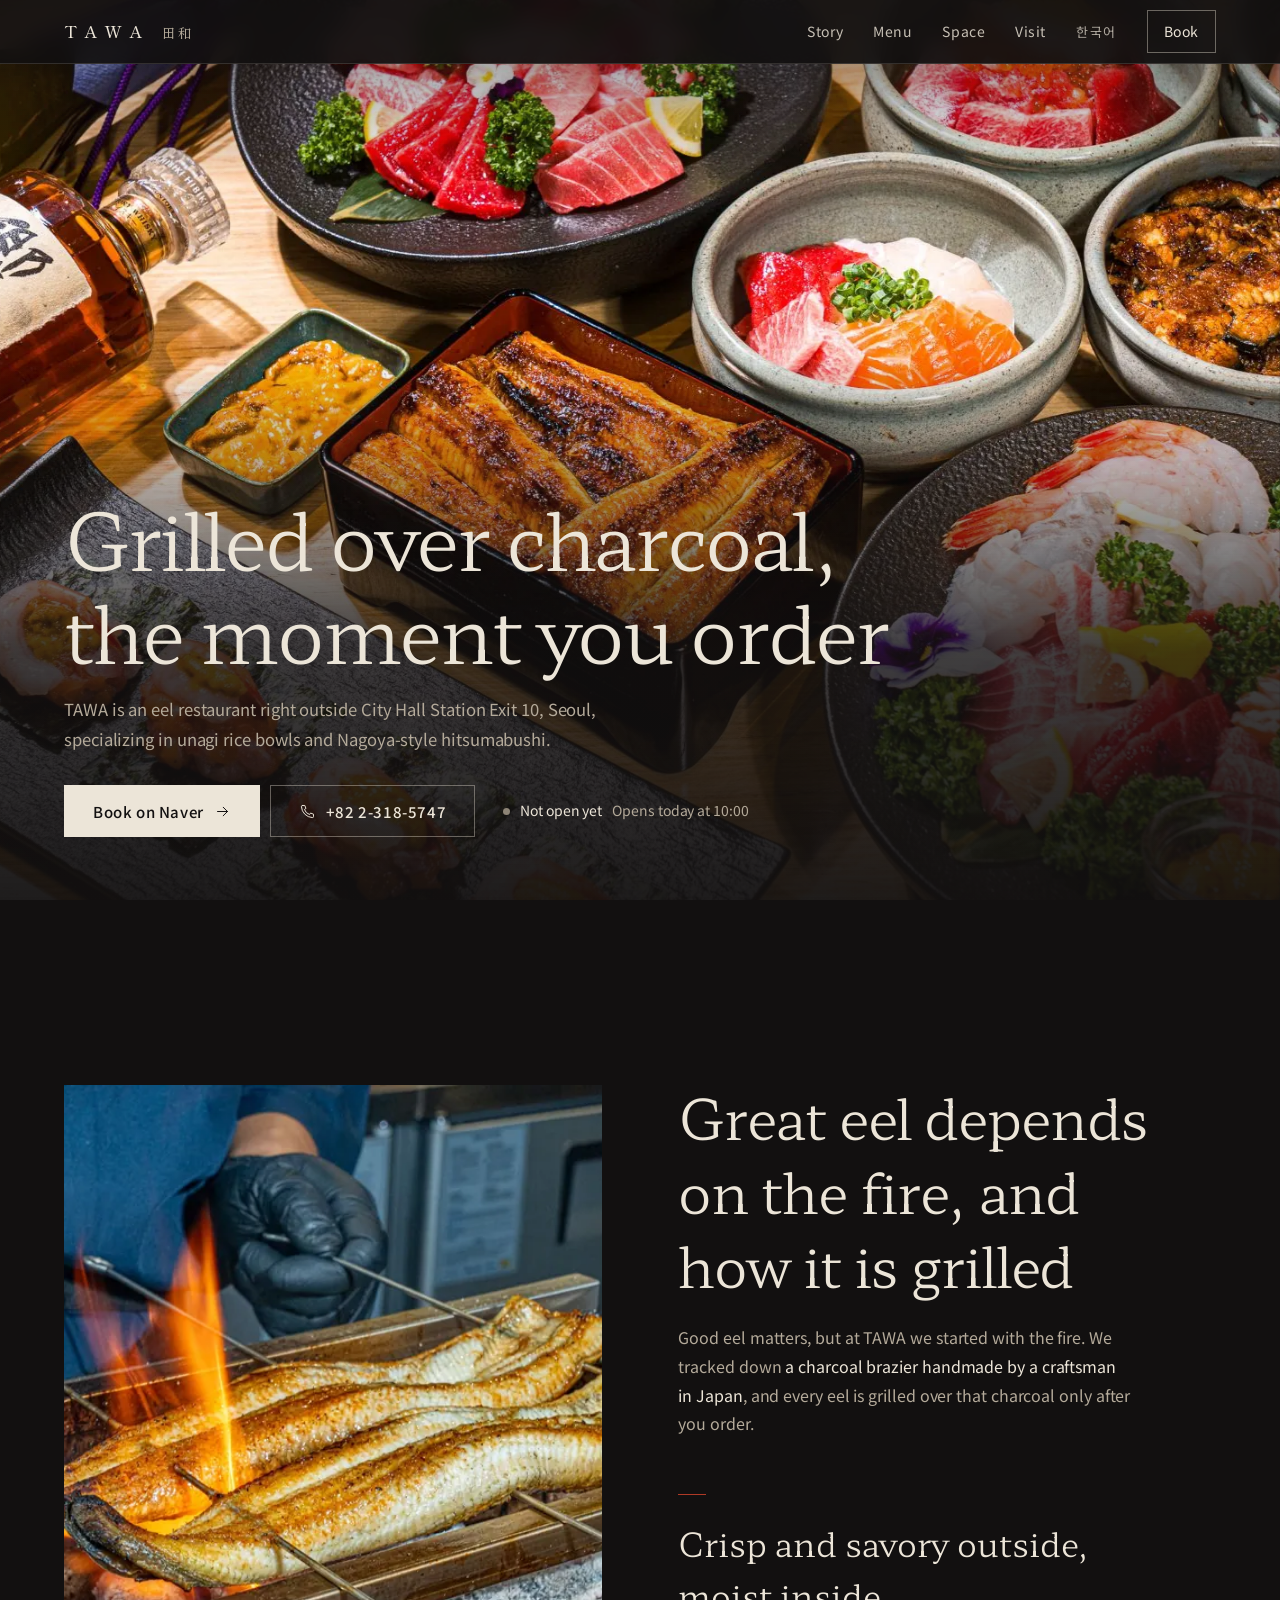
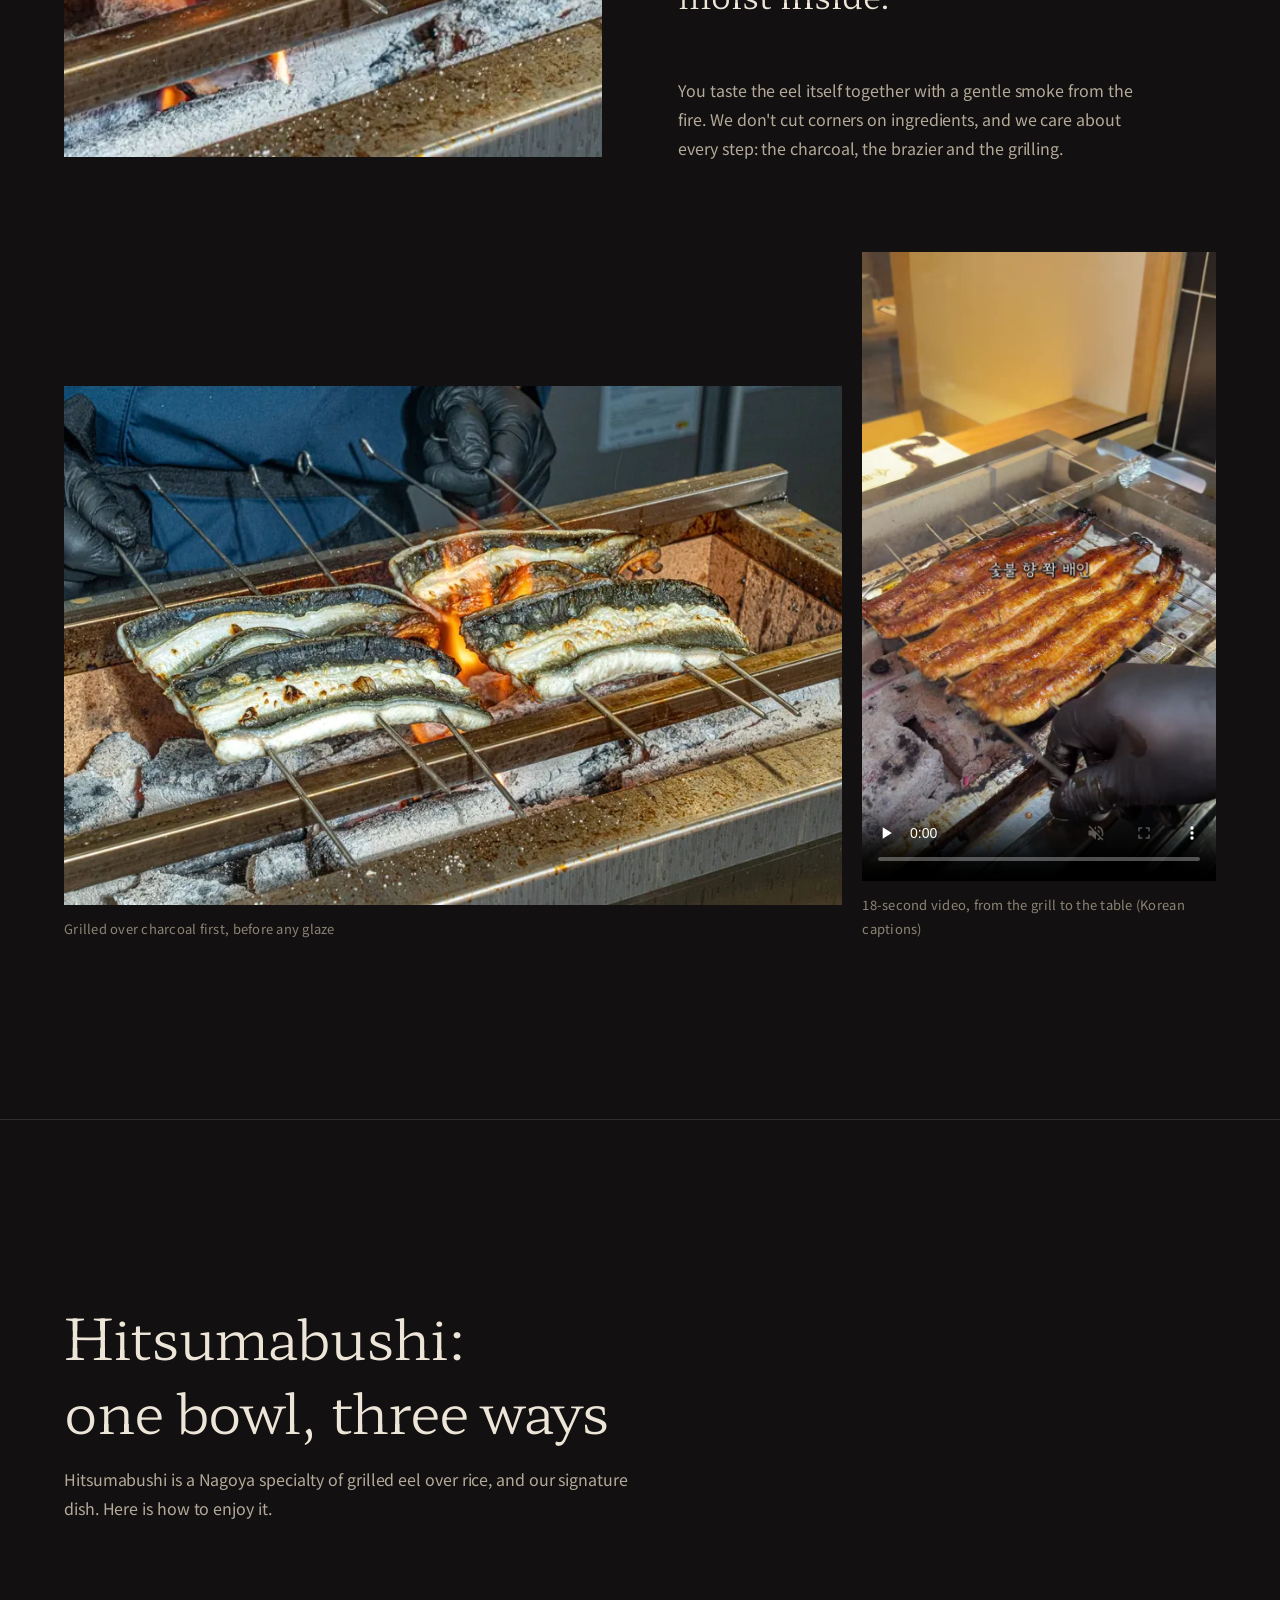
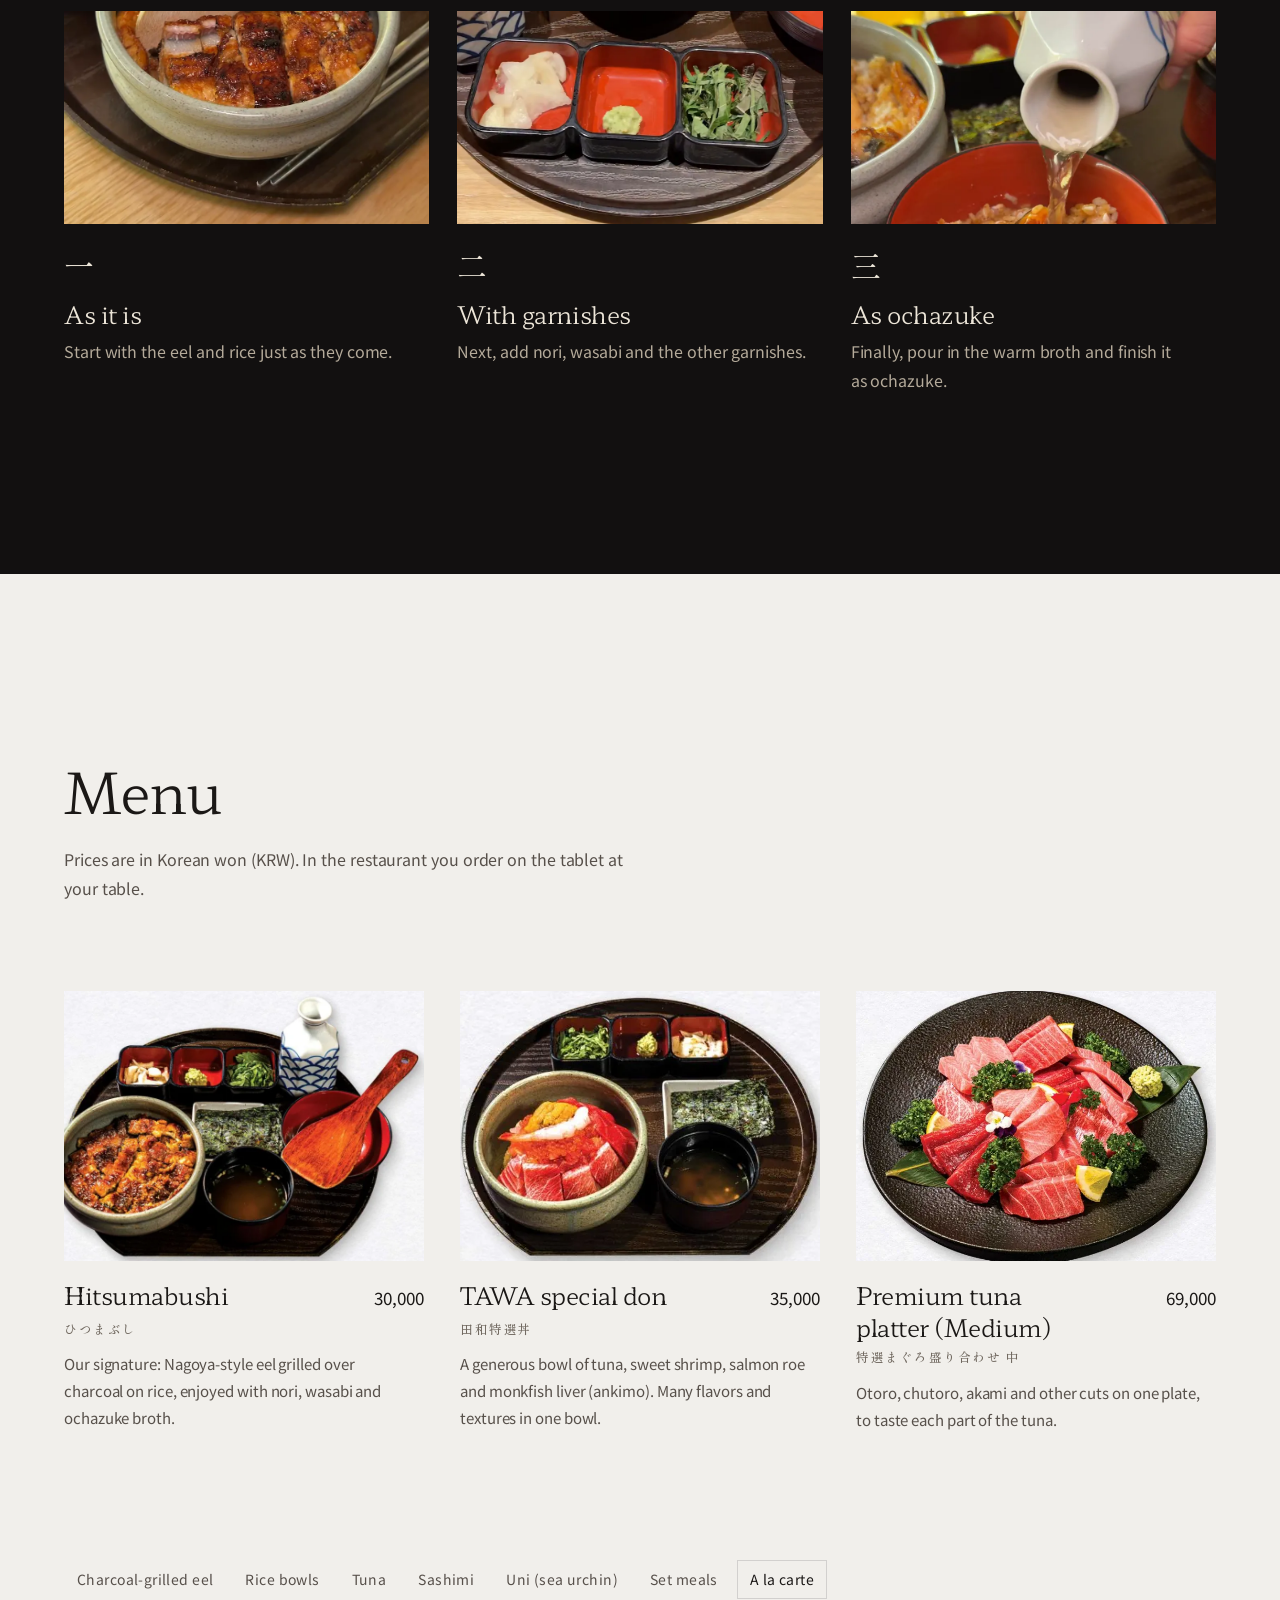
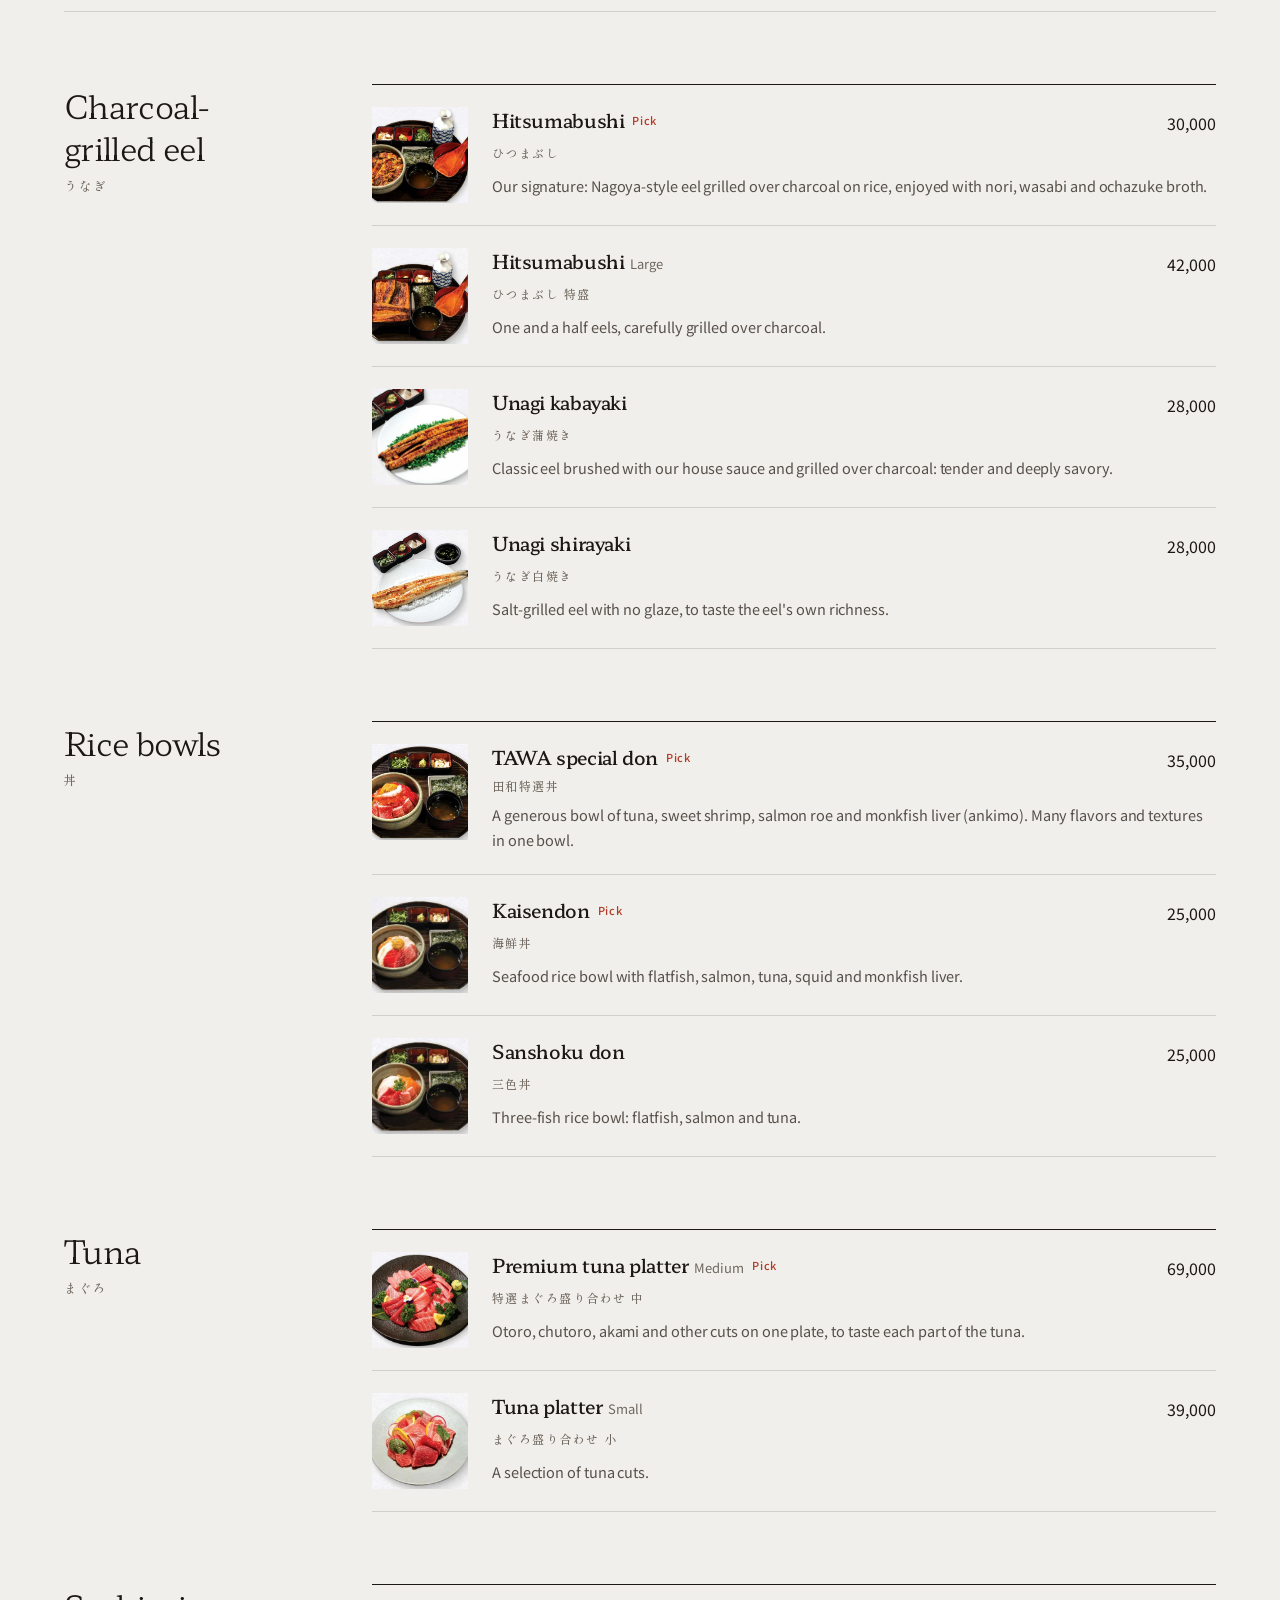
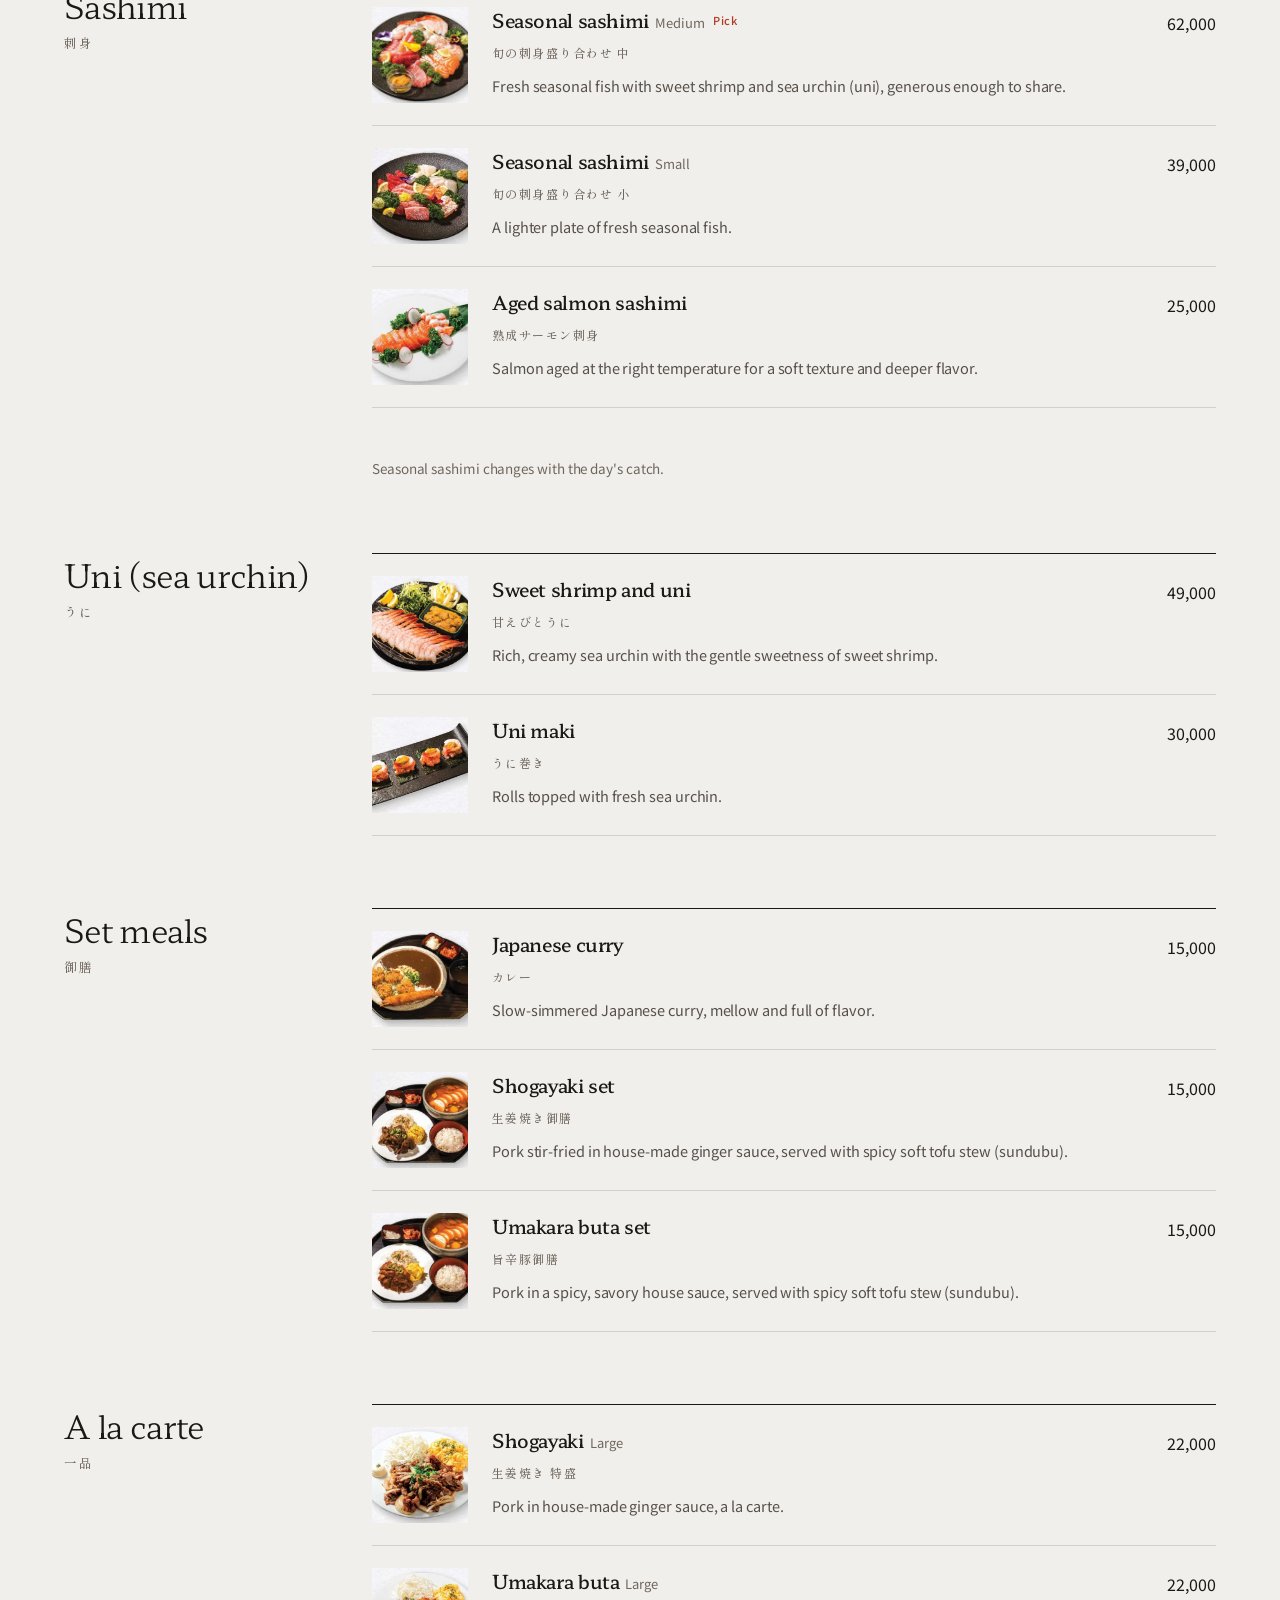
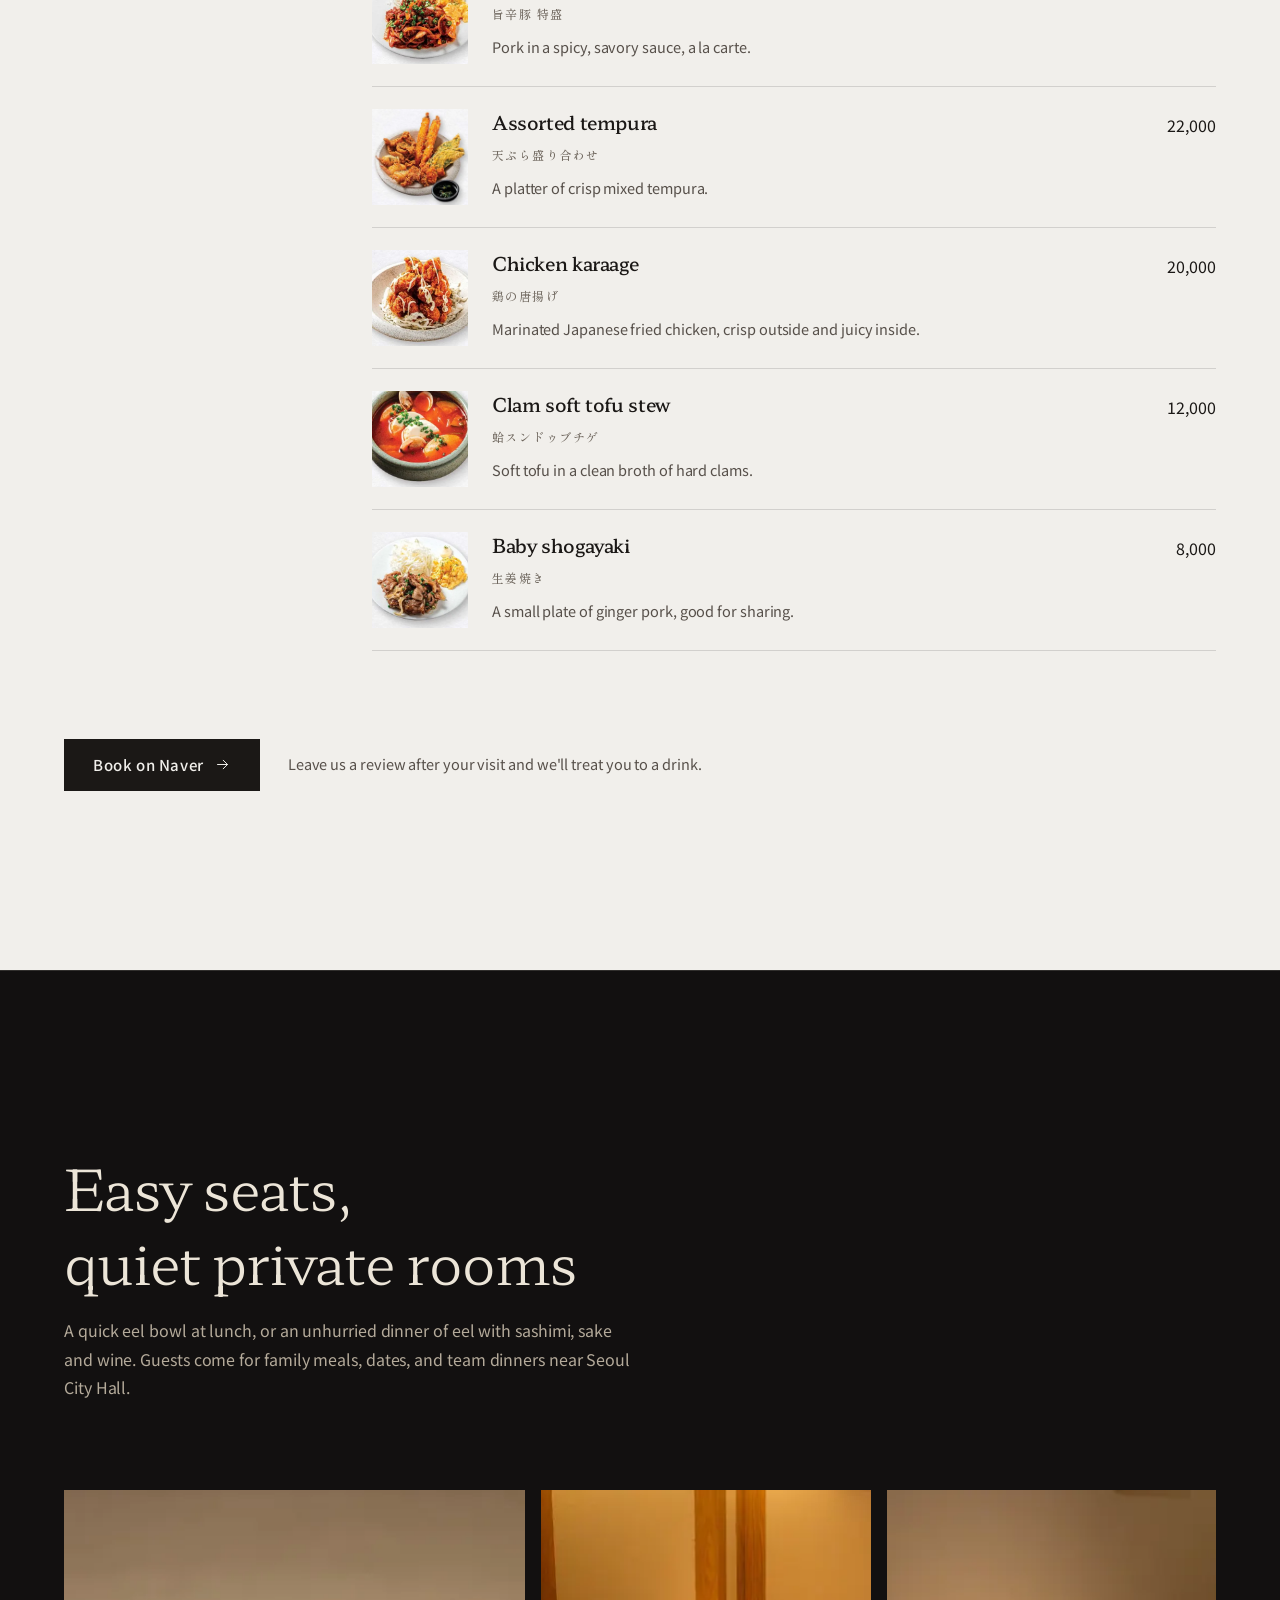
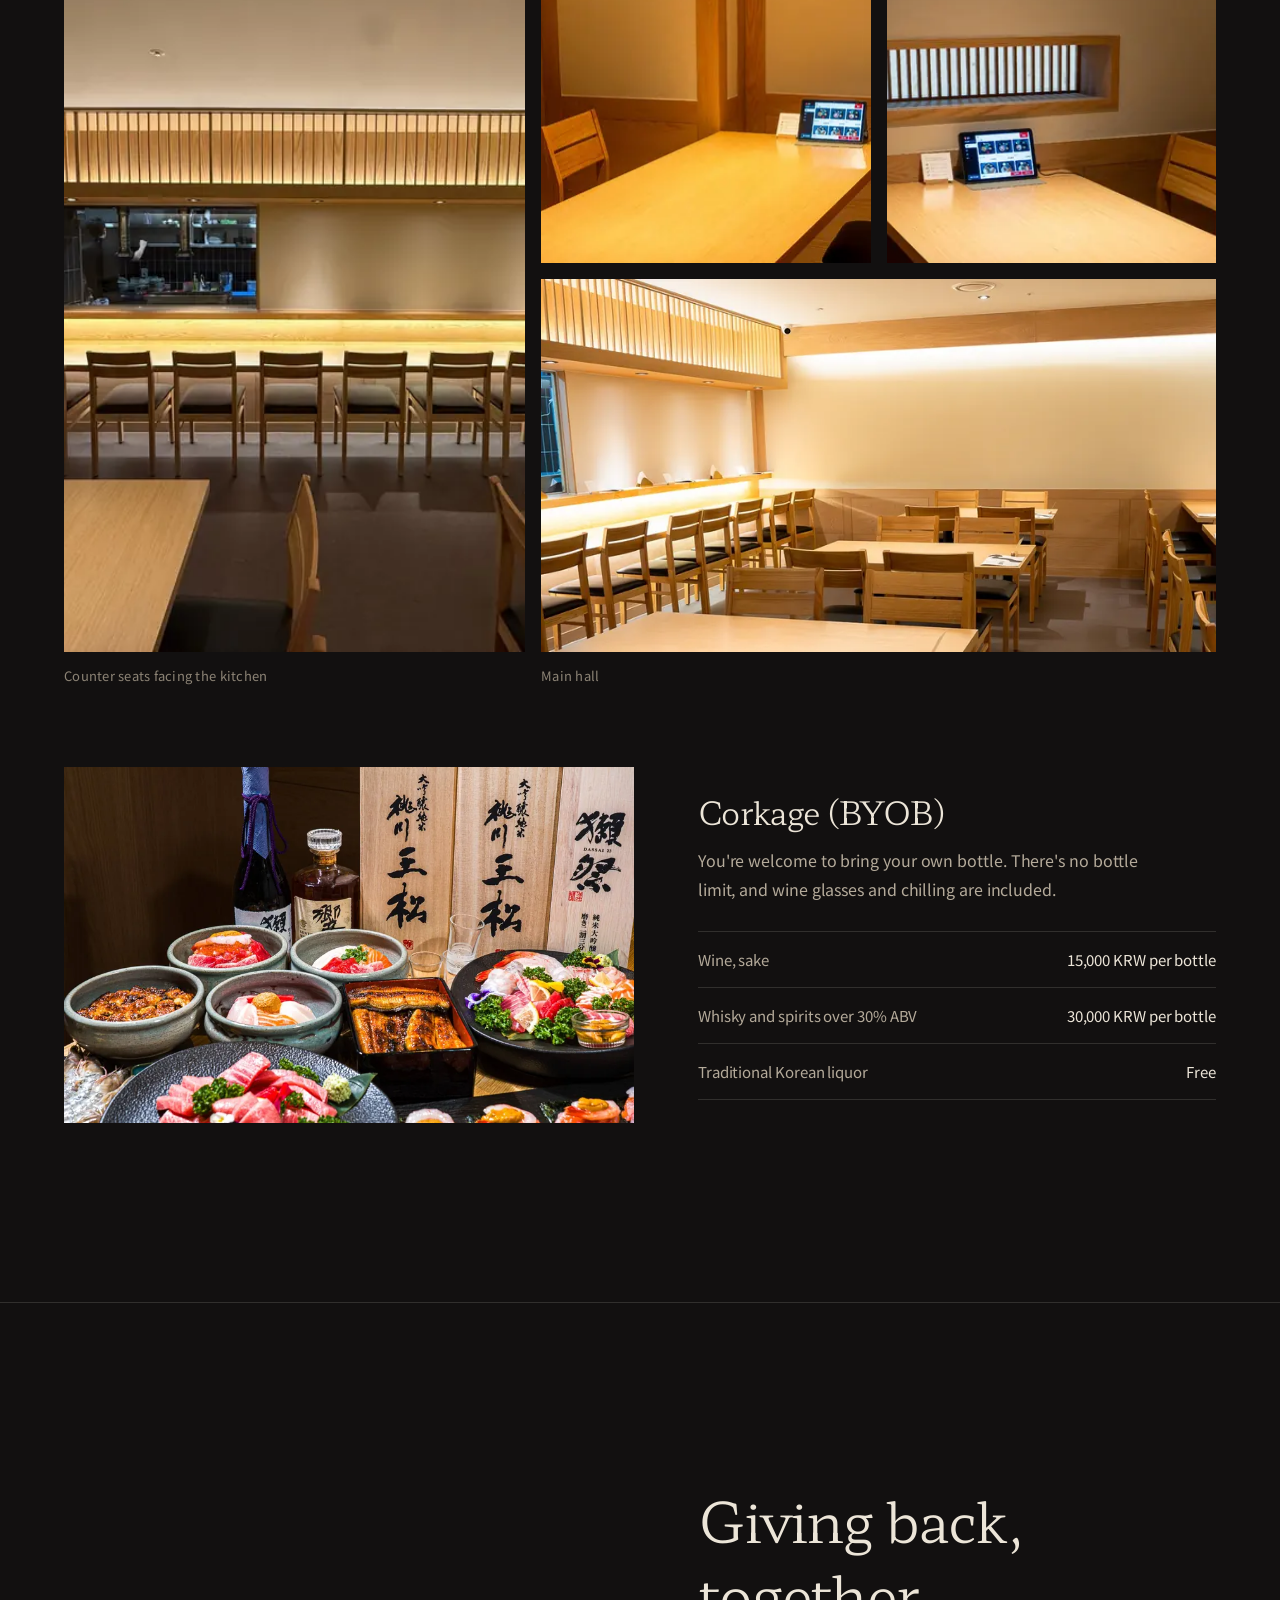
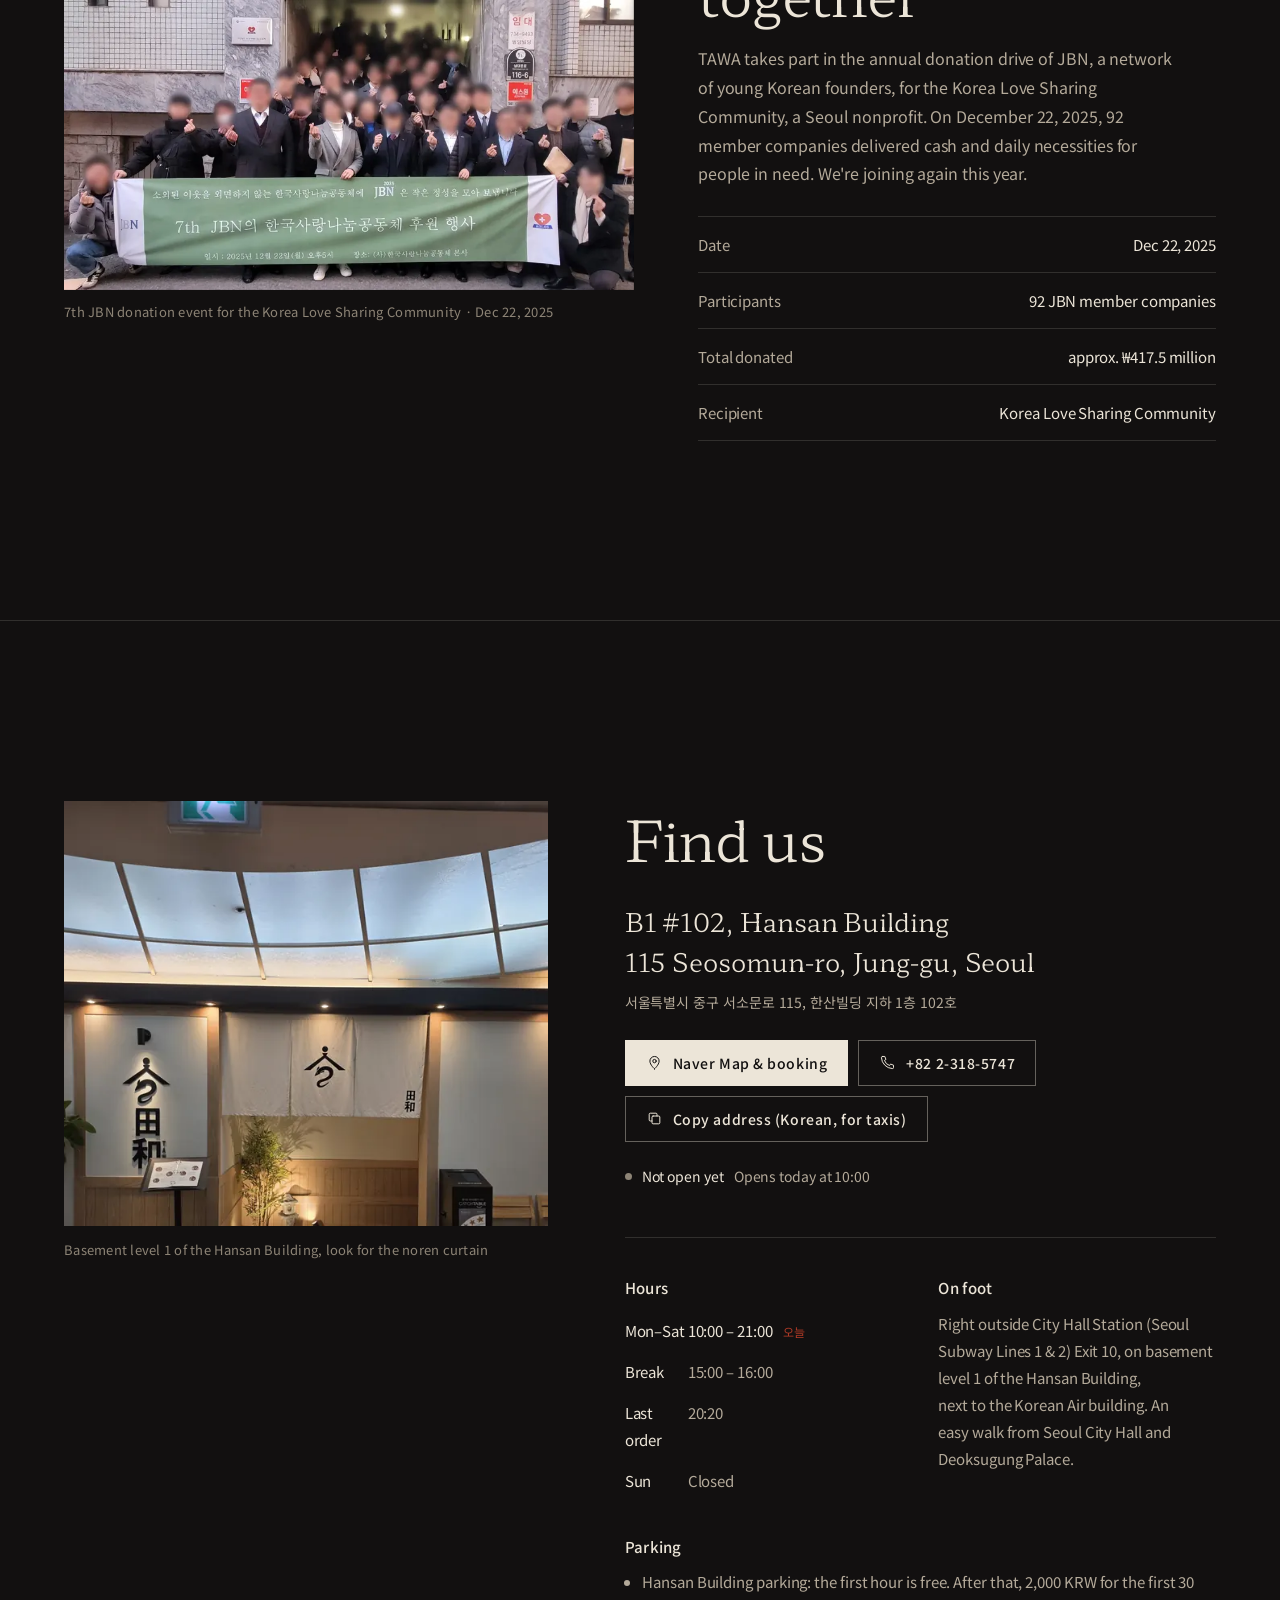
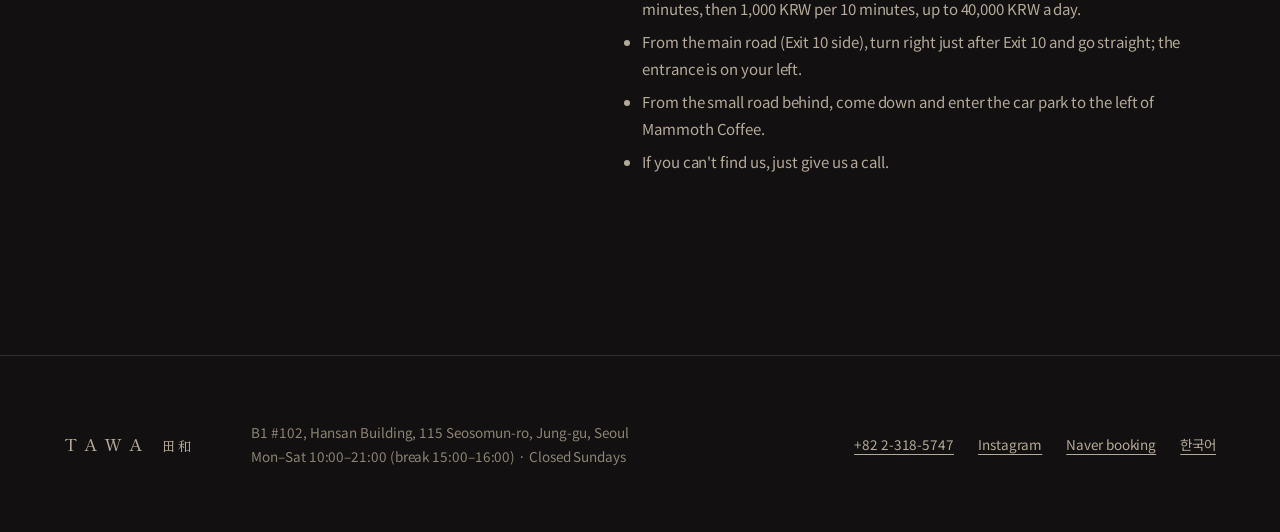
<file: en/index.html>
<!doctype html>
<html lang="en">
<head>
<meta charset="utf-8">
<!-- Google Analytics -->
<script async src="https://www.googletagmanager.com/gtag/js?id=G-MLPPPE215Z"></script>
<script>
  window.dataLayer = window.dataLayer || [];
  function gtag(){dataLayer.push(arguments);}
  gtag('js', new Date());
  gtag('config', 'G-MLPPPE215Z');
</script>
<meta name="viewport" content="width=device-width, initial-scale=1, viewport-fit=cover">
<title>TAWA 田和 · Charcoal-Grilled Eel &amp; Hitsumabushi at City Hall Station, Seoul</title>
<meta name="description" content="TAWA is an eel restaurant right outside City Hall Station Exit 10 in central Seoul. Eel is grilled to order over charcoal and served as Nagoya-style hitsumabushi and unagi bowls. Menu with prices, hours, parking and directions in English.">
<meta name="theme-color" content="#121010">
<meta property="og:type" content="website">
<meta property="og:title" content="TAWA 田和 · Charcoal-grilled eel near City Hall Station, Seoul">
<meta property="og:description" content="Eel grilled to order over charcoal, Nagoya-style hitsumabushi. B1, Hansan Building, 115 Seosomun-ro, Jung-gu, Seoul — City Hall Station Exit 10.">
<meta property="og:image" content="https://tawa-official.github.io/assets/img/og.jpg">
<meta property="og:url" content="https://tawa-official.github.io/en/">
<meta property="og:site_name" content="TAWA 田和">
<link rel="canonical" href="https://tawa-official.github.io/en/">
<link rel="alternate" hreflang="ko" href="https://tawa-official.github.io/">
<link rel="alternate" hreflang="en" href="https://tawa-official.github.io/en/">
<link rel="alternate" hreflang="x-default" href="https://tawa-official.github.io/">
<meta property="og:locale" content="en_US">
<meta property="og:locale:alternate" content="ko_KR">
<link rel="icon" href="/favicon.ico" sizes="48x48">
<link rel="icon" href="/assets/img/favicon.svg" type="image/svg+xml">
<link rel="icon" href="/assets/img/icon-192.png" type="image/png" sizes="192x192">
<link rel="apple-touch-icon" href="/assets/img/apple-touch-icon.png">
<link rel="preload" as="image" href="../assets/img/spread-2-1100.webp" media="(max-width: 759px)">
<link rel="preload" as="image" href="../assets/img/spread-3-1500.webp" media="(min-width: 760px)">
<link rel="stylesheet" href="../assets/css/style.css">
<script type="application/ld+json">
{
  "@context": "https://schema.org",
  "@type": "Restaurant",
  "@id": "https://tawa-official.github.io/#restaurant",
  "name": "TAWA 田和 (타와)",
  "alternateName": [
    "타와",
    "TAWA",
    "田和",
    "Tawa"
  ],
  "description": "Eel restaurant in front of City Hall Station Exit 10, Seoul. Eel is grilled to order over charcoal in a craftsman-made Japanese brazier; the signature is Nagoya-style hitsumabushi. Also sashimi, tuna, uni, sake and wine, with private rooms.",
  "url": "https://tawa-official.github.io/en/",
  "image": [
    "https://tawa-official.github.io/assets/img/og.jpg",
    "https://tawa-official.github.io/assets/img/grill-2-1600.webp",
    "https://tawa-official.github.io/assets/img/interior-3-1600.webp"
  ],
  "servesCuisine": [
    "Japanese",
    "Unagi (eel)",
    "Hitsumabushi",
    "Sashimi",
    "Kaisendon"
  ],
  "priceRange": "₩8,000–₩69,000",
  "currenciesAccepted": "KRW",
  "telephone": "+82-2-318-5747",
  "address": {
    "@type": "PostalAddress",
    "streetAddress": "B1 #102, Hansan Building, 115 Seosomun-ro",
    "addressLocality": "Jung-gu",
    "addressRegion": "Seoul",
    "addressCountry": "KR"
  },
  "openingHoursSpecification": [
    {
      "@type": "OpeningHoursSpecification",
      "dayOfWeek": [
        "Monday",
        "Tuesday",
        "Wednesday",
        "Thursday",
        "Friday",
        "Saturday"
      ],
      "opens": "10:00",
      "closes": "15:00"
    },
    {
      "@type": "OpeningHoursSpecification",
      "dayOfWeek": [
        "Monday",
        "Tuesday",
        "Wednesday",
        "Thursday",
        "Friday",
        "Saturday"
      ],
      "opens": "16:00",
      "closes": "21:00"
    }
  ],
  "acceptsReservations": true,
  "potentialAction": {
    "@type": "ReserveAction",
    "target": "https://naver.me/GxrowFG4"
  },
  "amenityFeature": [
    {
      "@type": "LocationFeatureSpecification",
      "name": "Private rooms",
      "value": true
    },
    {
      "@type": "LocationFeatureSpecification",
      "name": "Parking (first hour free)",
      "value": true
    },
    {
      "@type": "LocationFeatureSpecification",
      "name": "BYOB with corkage",
      "value": true
    }
  ],
  "hasMenu": {
    "@type": "Menu",
    "name": "Menu",
    "hasMenuSection": [
      {
        "@type": "MenuSection",
        "name": "Charcoal-grilled eel",
        "hasMenuItem": [
          {
            "@type": "MenuItem",
            "name": "Hitsumabushi",
            "description": "Our signature: Nagoya-style charcoal-grilled eel over rice, eaten three ways with nori, wasabi and warm broth (ochazuke)",
            "offers": {
              "@type": "Offer",
              "price": "30000",
              "priceCurrency": "KRW"
            }
          },
          {
            "@type": "MenuItem",
            "name": "Hitsumabushi, large",
            "description": "One and a half eels grilled over charcoal",
            "offers": {
              "@type": "Offer",
              "price": "42000",
              "priceCurrency": "KRW"
            }
          },
          {
            "@type": "MenuItem",
            "name": "Unagi kabayaki",
            "description": "Eel glazed with our house sauce and grilled over charcoal",
            "offers": {
              "@type": "Offer",
              "price": "28000",
              "priceCurrency": "KRW"
            }
          },
          {
            "@type": "MenuItem",
            "name": "Unagi shirayaki",
            "description": "Salt-grilled eel, no glaze, to taste the eel itself",
            "offers": {
              "@type": "Offer",
              "price": "28000",
              "priceCurrency": "KRW"
            }
          }
        ]
      },
      {
        "@type": "MenuSection",
        "name": "Rice bowls",
        "hasMenuItem": [
          {
            "@type": "MenuItem",
            "name": "TAWA special don",
            "description": "Tuna, sweet shrimp, salmon roe and monkfish liver (ankimo)",
            "offers": {
              "@type": "Offer",
              "price": "35000",
              "priceCurrency": "KRW"
            }
          },
          {
            "@type": "MenuItem",
            "name": "Kaisendon",
            "description": "Flatfish, salmon, tuna, squid and monkfish liver",
            "offers": {
              "@type": "Offer",
              "price": "25000",
              "priceCurrency": "KRW"
            }
          },
          {
            "@type": "MenuItem",
            "name": "Sanshoku don",
            "description": "Flatfish, salmon and tuna",
            "offers": {
              "@type": "Offer",
              "price": "25000",
              "priceCurrency": "KRW"
            }
          }
        ]
      },
      {
        "@type": "MenuSection",
        "name": "Tuna",
        "hasMenuItem": [
          {
            "@type": "MenuItem",
            "name": "Premium tuna platter, medium",
            "description": "Otoro, chutoro, akami and other cuts",
            "offers": {
              "@type": "Offer",
              "price": "69000",
              "priceCurrency": "KRW"
            }
          },
          {
            "@type": "MenuItem",
            "name": "Tuna platter, small",
            "description": "A selection of tuna cuts",
            "offers": {
              "@type": "Offer",
              "price": "39000",
              "priceCurrency": "KRW"
            }
          }
        ]
      },
      {
        "@type": "MenuSection",
        "name": "Sashimi",
        "hasMenuItem": [
          {
            "@type": "MenuItem",
            "name": "Seasonal sashimi, medium",
            "description": "Seasonal fish with sweet shrimp and sea urchin (uni)",
            "offers": {
              "@type": "Offer",
              "price": "62000",
              "priceCurrency": "KRW"
            }
          },
          {
            "@type": "MenuItem",
            "name": "Seasonal sashimi, small",
            "description": "Seasonal fish",
            "offers": {
              "@type": "Offer",
              "price": "39000",
              "priceCurrency": "KRW"
            }
          },
          {
            "@type": "MenuItem",
            "name": "Aged salmon sashimi",
            "description": "Salmon aged for a softer texture and deeper flavor",
            "offers": {
              "@type": "Offer",
              "price": "25000",
              "priceCurrency": "KRW"
            }
          }
        ]
      },
      {
        "@type": "MenuSection",
        "name": "Uni (sea urchin)",
        "hasMenuItem": [
          {
            "@type": "MenuItem",
            "name": "Sweet shrimp and uni",
            "description": "Sea urchin with sweet shrimp",
            "offers": {
              "@type": "Offer",
              "price": "49000",
              "priceCurrency": "KRW"
            }
          },
          {
            "@type": "MenuItem",
            "name": "Uni maki",
            "description": "Rolls topped with sea urchin",
            "offers": {
              "@type": "Offer",
              "price": "30000",
              "priceCurrency": "KRW"
            }
          }
        ]
      },
      {
        "@type": "MenuSection",
        "name": "Set meals",
        "hasMenuItem": [
          {
            "@type": "MenuItem",
            "name": "Japanese curry",
            "description": "Slow-cooked Japanese curry",
            "offers": {
              "@type": "Offer",
              "price": "15000",
              "priceCurrency": "KRW"
            }
          },
          {
            "@type": "MenuItem",
            "name": "Shogayaki set",
            "description": "Ginger pork with spicy soft tofu stew",
            "offers": {
              "@type": "Offer",
              "price": "15000",
              "priceCurrency": "KRW"
            }
          },
          {
            "@type": "MenuItem",
            "name": "Umakara buta set",
            "description": "Spicy-savory pork with spicy soft tofu stew",
            "offers": {
              "@type": "Offer",
              "price": "15000",
              "priceCurrency": "KRW"
            }
          }
        ]
      },
      {
        "@type": "MenuSection",
        "name": "A la carte",
        "hasMenuItem": [
          {
            "@type": "MenuItem",
            "name": "Shogayaki, large",
            "description": "Pork in house-made ginger sauce",
            "offers": {
              "@type": "Offer",
              "price": "22000",
              "priceCurrency": "KRW"
            }
          },
          {
            "@type": "MenuItem",
            "name": "Umakara buta, large",
            "description": "Pork in a spicy, savory sauce",
            "offers": {
              "@type": "Offer",
              "price": "22000",
              "priceCurrency": "KRW"
            }
          },
          {
            "@type": "MenuItem",
            "name": "Assorted tempura",
            "description": "A platter of mixed tempura",
            "offers": {
              "@type": "Offer",
              "price": "22000",
              "priceCurrency": "KRW"
            }
          },
          {
            "@type": "MenuItem",
            "name": "Chicken karaage",
            "description": "Japanese fried chicken",
            "offers": {
              "@type": "Offer",
              "price": "20000",
              "priceCurrency": "KRW"
            }
          },
          {
            "@type": "MenuItem",
            "name": "Clam soft tofu stew",
            "description": "Soft tofu in hard-clam broth",
            "offers": {
              "@type": "Offer",
              "price": "12000",
              "priceCurrency": "KRW"
            }
          },
          {
            "@type": "MenuItem",
            "name": "Baby shogayaki",
            "description": "A small plate of ginger pork",
            "offers": {
              "@type": "Offer",
              "price": "8000",
              "priceCurrency": "KRW"
            }
          }
        ]
      }
    ]
  },
  "sameAs": [
    "https://www.instagram.com/tawa__official",
    "https://naver.me/GxrowFG4"
  ]
}

</script>
</head>
<body>
<svg width="0" height="0" style="position:absolute" aria-hidden="true">
  <symbol id="i-phone" viewBox="0 0 24 24"><path d="M5 3.5h3.2l1.6 4.2-2.1 1.4a11.5 11.5 0 0 0 7.2 7.2l1.4-2.1 4.2 1.6V19a1.6 1.6 0 0 1-1.7 1.6A16.5 16.5 0 0 1 3.4 5.2 1.6 1.6 0 0 1 5 3.5Z"/></symbol>
  <symbol id="i-pin" viewBox="0 0 24 24"><path d="M12 21s-6.5-5.6-6.5-11a6.5 6.5 0 0 1 13 0c0 5.4-6.5 11-6.5 11Z"/><circle cx="12" cy="10" r="2.4"/></symbol>
  <symbol id="i-copy" viewBox="0 0 24 24"><rect x="8.5" y="8.5" width="11" height="11" rx="1.5"/><path d="M15.5 8.5V6A1.5 1.5 0 0 0 14 4.5H6A1.5 1.5 0 0 0 4.5 6v8A1.5 1.5 0 0 0 6 15.5h2.5"/></symbol>
  <symbol id="i-arrow" viewBox="0 0 24 24"><path d="M5 12h14M13 6l6 6-6 6"/></symbol>
</svg>
<a class="skip" href="#main">Skip to content</a>

<header class="head">
  <div class="wrap head-row">
    <a class="mark" href="#top" aria-label="TAWA 田和, back to top"><span class="mark-en">TAWA</span><span class="mark-jp" lang="ja">田和</span></a>
    <nav class="nav" aria-label="Main">
      <a href="#story">Story</a><a href="#menu">Menu</a><a href="#space">Space</a><a href="#visit">Visit</a>
    </nav>
    <a class="head-lang" href="../" hreflang="ko" lang="ko" aria-label="한국어">한국어</a>
    <a class="head-book" href="https://naver.me/GxrowFG4" target="_blank" rel="noopener">Book</a>
  </div>
</header>

<main id="main">
  <section class="hero" id="top" aria-labelledby="hero-title">
    <figure class="hero-photo">
      <picture>
        <source media="(min-width: 760px)" srcset="../assets/img/spread-3-900.webp 900w, ../assets/img/spread-3-1500.webp 1500w" sizes="100vw">
        <img src="../assets/img/spread-2-1100.webp" srcset="../assets/img/spread-2-700.webp 700w, ../assets/img/spread-2-1100.webp 1100w" sizes="100vw"
             width="1100" height="1100" alt="A full TAWA table: charcoal-grilled eel in a lacquer box, hitsumabushi, kaisendon, tuna and seasonal sashimi, uni maki, with sake and whisky" fetchpriority="high">
      </picture>
    </figure>
    <div class="wrap hero-body">
      <h1 id="hero-title">Grilled over charcoal,<br>the moment you order</h1>
      <p class="hero-lede">TAWA is an eel restaurant right outside City Hall Station Exit 10, Seoul, specializing in unagi rice bowls and Nagoya-style hitsumabushi.</p>
      <div class="hero-foot">
        <div class="hero-actions">
          <a class="btn btn-solid" href="https://naver.me/GxrowFG4" target="_blank" rel="noopener">Book on Naver<svg class="ico" aria-hidden="true"><use href="#i-arrow"/></svg></a>
          <a class="btn btn-ghost" href="tel:+82-2-318-5747"><svg class="ico" aria-hidden="true"><use href="#i-phone"/></svg>+82 2-318-5747</a>
        </div>
        <p class="status" data-status hidden><span class="status-dot" aria-hidden="true"></span><span class="status-main"></span><span class="status-sub"></span></p>
      </div>
    </div>
  </section>

  <section class="sec" id="story" aria-labelledby="story-title">
    <div class="wrap">
      <div class="story">
        <figure class="story-photo">
          <img src="../assets/img/grill-2-900.webp" srcset="../assets/img/grill-2-900.webp 900w, ../assets/img/grill-2-1600.webp 1600w" sizes="(min-width: 900px) 50vw, 100vw"
               width="1600" height="1066" loading="lazy" decoding="async" alt="Skewered eel turning golden in the flames over a charcoal brazier">
        </figure>
        <div class="story-text">
          <h2 class="h2" id="story-title">Great eel depends<br>on the fire, and<br>how it is grilled</h2>
          <p class="p">Good eel matters, but at TAWA we started with the fire. We tracked down <em>a charcoal brazier handmade by a craftsman in Japan</em>, and every eel is grilled over that charcoal only after you order.</p>
          <p class="quote">Crisp and savory outside,<br>moist inside.</p>
          <p class="p">You taste the eel itself together with a gentle smoke from the fire. We don't cut corners on ingredients, and we care about every step: the charcoal, the brazier and the grilling.</p>
        </div>
      </div>
      <div class="story-sub">
        <figure class="wide">
          <img src="../assets/img/grill-1-900.webp" srcset="../assets/img/grill-1-900.webp 900w, ../assets/img/grill-1-1600.webp 1600w" sizes="(min-width: 900px) 66vw, 100vw"
               width="1600" height="1066" loading="lazy" decoding="async" alt="Eel grilling unglazed over white-hot charcoal">
          <figcaption class="cap">Grilled over charcoal first, before any glaze</figcaption>
        </figure>
        <figure>
          <video controls muted playsinline preload="none" poster="../assets/img/reel-poster.jpg" width="720" height="1280" aria-describedby="reel-cap">
            <source src="../assets/img/reel-720.mp4" type="video/mp4">
          </video>
          <figcaption class="cap" id="reel-cap">18-second video, from the grill to the table (Korean captions)</figcaption>
        </figure>
      </div>
    </div>
  </section>

  <section class="sec" id="ways" aria-labelledby="ways-title">
    <div class="wrap">
      <div class="ways-head">
        <div>
          <h2 class="h2" id="ways-title">Hitsumabushi:<br>one bowl, three ways</h2>
          <p class="lede">Hitsumabushi is a Nagoya specialty of grilled eel over rice, and our signature dish. Here is how to enjoy it.</p>
        </div>
      </div>
      <ol class="ways">
        <li class="way"><img src="../assets/img/way-1.webp" width="900" height="525" loading="lazy" decoding="async" alt="A bowl of hitsumabushi topped with charcoal-grilled eel"><span class="way-n jp" lang="ja" aria-hidden="true">一</span><h3>As it is</h3><p>Start with the eel and rice just as they come.</p></li>
        <li class="way"><img src="../assets/img/way-2.webp" width="900" height="525" loading="lazy" decoding="async" alt="A three-part dish of wasabi and garnishes for hitsumabushi"><span class="way-n jp" lang="ja" aria-hidden="true">二</span><h3>With garnishes</h3><p>Next, add nori, wasabi and the other garnishes.</p></li>
        <li class="way"><img src="../assets/img/way-3.webp" width="900" height="525" loading="lazy" decoding="async" alt="Warm broth being poured over eel and rice"><span class="way-n jp" lang="ja" aria-hidden="true">三</span><h3>As ochazuke</h3><p>Finally, pour in the warm broth and finish it as ochazuke.</p></li>
      </ol>
    </div>
  </section>

  <section class="sec on-washi" id="menu" aria-labelledby="menu-title">
    <div class="wrap">
      <h2 class="h2" id="menu-title">Menu</h2>
      <p class="lede">Prices are in Korean won (KRW). In the restaurant you order on the tablet at your table.</p>
      <div class="signature">
        <figure class="sig">
          <img src="../assets/img/menu/hitsumabushi.webp" width="900" height="660" loading="lazy" decoding="async" alt="Hitsumabushi">
          <figcaption>
            <div class="sig-row"><h3>Hitsumabushi</h3><span class="price num">30,000</span></div>
            <span class="jp" lang="ja">ひつまぶし</span>
            <p>Our signature: Nagoya-style eel grilled over charcoal on rice, enjoyed with nori, wasabi and ochazuke broth.</p>
          </figcaption>
        </figure>
        <figure class="sig">
          <img src="../assets/img/menu/tokusendon.webp" width="900" height="660" loading="lazy" decoding="async" alt="TAWA special don">
          <figcaption>
            <div class="sig-row"><h3>TAWA special don</h3><span class="price num">35,000</span></div>
            <span class="jp" lang="ja">田和特選丼</span>
            <p>A generous bowl of tuna, sweet shrimp, salmon roe and monkfish liver (ankimo). Many flavors and textures in one bowl.</p>
          </figcaption>
        </figure>
        <figure class="sig">
          <img src="../assets/img/menu/maguro-chu.webp" width="900" height="660" loading="lazy" decoding="async" alt="Premium tuna platter (Medium)">
          <figcaption>
            <div class="sig-row"><h3>Premium tuna platter (Medium)</h3><span class="price num">69,000</span></div>
            <span class="jp" lang="ja">特選まぐろ盛り合わせ 中</span>
            <p>Otoro, chutoro, akami and other cuts on one plate, to taste each part of the tuna.</p>
          </figcaption>
        </figure>
      </div>
      <nav class="cats" aria-label="Menu sections">
        <a href="#cat-unagi">Charcoal-grilled eel</a>
        <a href="#cat-don">Rice bowls</a>
        <a href="#cat-maguro">Tuna</a>
        <a href="#cat-sashimi">Sashimi</a>
        <a href="#cat-uni">Uni (sea urchin)</a>
        <a href="#cat-meal">Set meals</a>
        <a href="#cat-ippin">A la carte</a>
      </nav>
      <div class="cat" id="cat-unagi">
        <div class="cat-head"><h3>Charcoal-grilled eel</h3><span class="jp" lang="ja">うなぎ</span></div>
        <ul class="dishes" aria-label="Charcoal-grilled eel">
          <li class="dish" id="m-hitsumabushi">
            <img src="../assets/img/menu/hitsumabushi.webp" width="96" height="96" loading="lazy" decoding="async" alt="">
            <h4>Hitsumabushi<span class="rec">Pick</span></h4>
            <span class="price num">30,000</span>
            <span class="jp" lang="ja">ひつまぶし</span>
            <p>Our signature: Nagoya-style eel grilled over charcoal on rice, enjoyed with nori, wasabi and ochazuke broth.</p>
          </li>
          <li class="dish" id="m-hitsumabushi-toku">
            <img src="../assets/img/menu/hitsumabushi-toku.webp" width="96" height="96" loading="lazy" decoding="async" alt="">
            <h4>Hitsumabushi<small>Large</small></h4>
            <span class="price num">42,000</span>
            <span class="jp" lang="ja">ひつまぶし 特盛</span>
            <p>One and a half eels, carefully grilled over charcoal.</p>
          </li>
          <li class="dish" id="m-kabayaki">
            <img src="../assets/img/menu/kabayaki.webp" width="96" height="96" loading="lazy" decoding="async" alt="">
            <h4>Unagi kabayaki</h4>
            <span class="price num">28,000</span>
            <span class="jp" lang="ja">うなぎ蒲焼き</span>
            <p>Classic eel brushed with our house sauce and grilled over charcoal: tender and deeply savory.</p>
          </li>
          <li class="dish" id="m-shirayaki">
            <img src="../assets/img/menu/shirayaki.webp" width="96" height="96" loading="lazy" decoding="async" alt="">
            <h4>Unagi shirayaki</h4>
            <span class="price num">28,000</span>
            <span class="jp" lang="ja">うなぎ白焼き</span>
            <p>Salt-grilled eel with no glaze, to taste the eel's own richness.</p>
          </li>
        </ul>
      </div>
      <div class="cat" id="cat-don">
        <div class="cat-head"><h3>Rice bowls</h3><span class="jp" lang="ja">丼</span></div>
        <ul class="dishes" aria-label="Rice bowls">
          <li class="dish" id="m-tokusendon">
            <img src="../assets/img/menu/tokusendon.webp" width="96" height="96" loading="lazy" decoding="async" alt="">
            <h4>TAWA special don<span class="rec">Pick</span></h4>
            <span class="price num">35,000</span>
            <span class="jp" lang="ja">田和特選丼</span>
            <p>A generous bowl of tuna, sweet shrimp, salmon roe and monkfish liver (ankimo). Many flavors and textures in one bowl.</p>
          </li>
          <li class="dish" id="m-kaisendon">
            <img src="../assets/img/menu/kaisendon.webp" width="96" height="96" loading="lazy" decoding="async" alt="">
            <h4>Kaisendon<span class="rec">Pick</span></h4>
            <span class="price num">25,000</span>
            <span class="jp" lang="ja">海鮮丼</span>
            <p>Seafood rice bowl with flatfish, salmon, tuna, squid and monkfish liver.</p>
          </li>
          <li class="dish" id="m-sanshokudon">
            <img src="../assets/img/menu/sanshokudon.webp" width="96" height="96" loading="lazy" decoding="async" alt="">
            <h4>Sanshoku don</h4>
            <span class="price num">25,000</span>
            <span class="jp" lang="ja">三色丼</span>
            <p>Three-fish rice bowl: flatfish, salmon and tuna.</p>
          </li>
        </ul>
      </div>
      <div class="cat" id="cat-maguro">
        <div class="cat-head"><h3>Tuna</h3><span class="jp" lang="ja">まぐろ</span></div>
        <ul class="dishes" aria-label="Tuna">
          <li class="dish" id="m-maguro-chu">
            <img src="../assets/img/menu/maguro-chu.webp" width="96" height="96" loading="lazy" decoding="async" alt="">
            <h4>Premium tuna platter<small>Medium</small><span class="rec">Pick</span></h4>
            <span class="price num">69,000</span>
            <span class="jp" lang="ja">特選まぐろ盛り合わせ 中</span>
            <p>Otoro, chutoro, akami and other cuts on one plate, to taste each part of the tuna.</p>
          </li>
          <li class="dish" id="m-maguro-sho">
            <img src="../assets/img/menu/maguro-sho.webp" width="96" height="96" loading="lazy" decoding="async" alt="">
            <h4>Tuna platter<small>Small</small></h4>
            <span class="price num">39,000</span>
            <span class="jp" lang="ja">まぐろ盛り合わせ 小</span>
            <p>A selection of tuna cuts.</p>
          </li>
        </ul>
      </div>
      <div class="cat" id="cat-sashimi">
        <div class="cat-head"><h3>Sashimi</h3><span class="jp" lang="ja">刺身</span></div>
        <ul class="dishes" aria-label="Sashimi">
          <li class="dish" id="m-sashimi-chu">
            <img src="../assets/img/menu/sashimi-chu.webp" width="96" height="96" loading="lazy" decoding="async" alt="">
            <h4>Seasonal sashimi<small>Medium</small><span class="rec">Pick</span></h4>
            <span class="price num">62,000</span>
            <span class="jp" lang="ja">旬の刺身盛り合わせ 中</span>
            <p>Fresh seasonal fish with sweet shrimp and sea urchin (uni), generous enough to share.</p>
          </li>
          <li class="dish" id="m-sashimi-sho">
            <img src="../assets/img/menu/sashimi-sho.webp" width="96" height="96" loading="lazy" decoding="async" alt="">
            <h4>Seasonal sashimi<small>Small</small></h4>
            <span class="price num">39,000</span>
            <span class="jp" lang="ja">旬の刺身盛り合わせ 小</span>
            <p>A lighter plate of fresh seasonal fish.</p>
          </li>
          <li class="dish" id="m-salmon">
            <img src="../assets/img/menu/salmon.webp" width="96" height="96" loading="lazy" decoding="async" alt="">
            <h4>Aged salmon sashimi</h4>
            <span class="price num">25,000</span>
            <span class="jp" lang="ja">熟成サーモン刺身</span>
            <p>Salmon aged at the right temperature for a soft texture and deeper flavor.</p>
          </li>
        </ul>
        <p class="cat-note">Seasonal sashimi changes with the day's catch.</p>
      </div>
      <div class="cat" id="cat-uni">
        <div class="cat-head"><h3>Uni (sea urchin)</h3><span class="jp" lang="ja">うに</span></div>
        <ul class="dishes" aria-label="Uni (sea urchin)">
          <li class="dish" id="m-amaebi-uni">
            <img src="../assets/img/menu/amaebi-uni.webp" width="96" height="96" loading="lazy" decoding="async" alt="">
            <h4>Sweet shrimp and uni</h4>
            <span class="price num">49,000</span>
            <span class="jp" lang="ja">甘えびとうに</span>
            <p>Rich, creamy sea urchin with the gentle sweetness of sweet shrimp.</p>
          </li>
          <li class="dish" id="m-uni-maki">
            <img src="../assets/img/menu/uni-maki.webp" width="96" height="96" loading="lazy" decoding="async" alt="">
            <h4>Uni maki</h4>
            <span class="price num">30,000</span>
            <span class="jp" lang="ja">うに巻き</span>
            <p>Rolls topped with fresh sea urchin.</p>
          </li>
        </ul>
      </div>
      <div class="cat" id="cat-meal">
        <div class="cat-head"><h3>Set meals</h3><span class="jp" lang="ja">御膳</span></div>
        <ul class="dishes" aria-label="Set meals">
          <li class="dish" id="m-curry">
            <img src="../assets/img/menu/curry.webp" width="96" height="96" loading="lazy" decoding="async" alt="">
            <h4>Japanese curry</h4>
            <span class="price num">15,000</span>
            <span class="jp" lang="ja">カレー</span>
            <p>Slow-simmered Japanese curry, mellow and full of flavor.</p>
          </li>
          <li class="dish" id="m-shogayaki-set">
            <img src="../assets/img/menu/shogayaki-set.webp" width="96" height="96" loading="lazy" decoding="async" alt="">
            <h4>Shogayaki set</h4>
            <span class="price num">15,000</span>
            <span class="jp" lang="ja">生姜焼き御膳</span>
            <p>Pork stir-fried in house-made ginger sauce, served with spicy soft tofu stew (sundubu).</p>
          </li>
          <li class="dish" id="m-umakara-set">
            <img src="../assets/img/menu/umakara-set.webp" width="96" height="96" loading="lazy" decoding="async" alt="">
            <h4>Umakara buta set</h4>
            <span class="price num">15,000</span>
            <span class="jp" lang="ja">旨辛豚御膳</span>
            <p>Pork in a spicy, savory house sauce, served with spicy soft tofu stew (sundubu).</p>
          </li>
        </ul>
      </div>
      <div class="cat" id="cat-ippin">
        <div class="cat-head"><h3>A la carte</h3><span class="jp" lang="ja">一品</span></div>
        <ul class="dishes" aria-label="A la carte">
          <li class="dish" id="m-shogayaki-toku">
            <img src="../assets/img/menu/shogayaki-toku.webp" width="96" height="96" loading="lazy" decoding="async" alt="">
            <h4>Shogayaki<small>Large</small></h4>
            <span class="price num">22,000</span>
            <span class="jp" lang="ja">生姜焼き 特盛</span>
            <p>Pork in house-made ginger sauce, a la carte.</p>
          </li>
          <li class="dish" id="m-umakara-toku">
            <img src="../assets/img/menu/umakara-toku.webp" width="96" height="96" loading="lazy" decoding="async" alt="">
            <h4>Umakara buta<small>Large</small></h4>
            <span class="price num">22,000</span>
            <span class="jp" lang="ja">旨辛豚 特盛</span>
            <p>Pork in a spicy, savory sauce, a la carte.</p>
          </li>
          <li class="dish" id="m-tempura">
            <img src="../assets/img/menu/tempura.webp" width="96" height="96" loading="lazy" decoding="async" alt="">
            <h4>Assorted tempura</h4>
            <span class="price num">22,000</span>
            <span class="jp" lang="ja">天ぷら盛り合わせ</span>
            <p>A platter of crisp mixed tempura.</p>
          </li>
          <li class="dish" id="m-karaage">
            <img src="../assets/img/menu/karaage.webp" width="96" height="96" loading="lazy" decoding="async" alt="">
            <h4>Chicken karaage</h4>
            <span class="price num">20,000</span>
            <span class="jp" lang="ja">鶏の唐揚げ</span>
            <p>Marinated Japanese fried chicken, crisp outside and juicy inside.</p>
          </li>
          <li class="dish" id="m-sundubu">
            <img src="../assets/img/menu/sundubu.webp" width="96" height="96" loading="lazy" decoding="async" alt="">
            <h4>Clam soft tofu stew</h4>
            <span class="price num">12,000</span>
            <span class="jp" lang="ja">蛤スンドゥブチゲ</span>
            <p>Soft tofu in a clean broth of hard clams.</p>
          </li>
          <li class="dish" id="m-baby-shogayaki">
            <img src="../assets/img/menu/baby-shogayaki.webp" width="96" height="96" loading="lazy" decoding="async" alt="">
            <h4>Baby shogayaki</h4>
            <span class="price num">8,000</span>
            <span class="jp" lang="ja">生姜焼き</span>
            <p>A small plate of ginger pork, good for sharing.</p>
          </li>
        </ul>
      </div>
      <div class="menu-foot">
        <a class="btn btn-solid" href="https://naver.me/GxrowFG4" target="_blank" rel="noopener">Book on Naver<svg class="ico" aria-hidden="true"><use href="#i-arrow"/></svg></a>
        <span>Leave us a review after your visit and we'll treat you to a drink.</span>
      </div>
    </div>
  </section>

  <section class="sec" id="space" aria-labelledby="space-title">
    <div class="wrap">
      <h2 class="h2" id="space-title">Easy seats,<br>quiet private rooms</h2>
      <p class="lede">A quick eel bowl at lunch, or an unhurried dinner of eel with sashimi, sake and wine. Guests come for family meals, dates, and team dinners near Seoul City Hall.</p>
      <div class="gallery">
        <figure class="g-a">
          <img src="../assets/img/interior-1-900.webp" srcset="../assets/img/interior-1-900.webp 900w, ../assets/img/interior-1-1600.webp 1600w" sizes="(min-width: 900px) 42vw, 100vw" width="1600" height="1200" loading="lazy" decoding="async" alt="Long wooden counter facing the open kitchen window, with backlit wooden lattice">
          <figcaption class="cap">Counter seats facing the kitchen</figcaption>
        </figure>
        <figure class="g-b">
          <img src="../assets/img/interior-2-900.webp" srcset="../assets/img/interior-2-900.webp 900w, ../assets/img/interior-2-1600.webp 1600w" sizes="(min-width: 900px) 28vw, 50vw" width="1600" height="664" loading="lazy" decoding="async" alt="Long table in a wood-paneled room with a sliding door">
          <figcaption class="cap">Private room</figcaption>
        </figure>
        <figure class="g-c">
          <img src="../assets/img/interior-5-900.webp" srcset="../assets/img/interior-5-900.webp 900w, ../assets/img/interior-5-1600.webp 1600w" sizes="(min-width: 900px) 28vw, 50vw" width="1600" height="624" loading="lazy" decoding="async" alt="Cozy room with a wooden lattice window">
          <figcaption class="cap">Room with lattice window</figcaption>
        </figure>
        <figure class="g-d">
          <img src="../assets/img/interior-3-900.webp" srcset="../assets/img/interior-3-900.webp 900w, ../assets/img/interior-3-1600.webp 1600w" sizes="(min-width: 900px) 56vw, 100vw" width="1600" height="800" loading="lazy" decoding="async" alt="Main hall with light oak tables and counter seats">
          <figcaption class="cap">Main hall</figcaption>
        </figure>
      </div>
      <div class="drinks">
        <figure class="drinks-photo">
          <img src="../assets/img/spread-1-900.webp" srcset="../assets/img/spread-1-900.webp 900w, ../assets/img/spread-1-1600.webp 1600w" sizes="(min-width: 900px) 52vw, 100vw" width="1600" height="1066" loading="lazy" decoding="async" alt="Sake and whisky beside eel bowls, kaisendon and sashimi">
        </figure>
        <div>
          <h3>Corkage (BYOB)</h3>
          <p class="p">You're welcome to bring your own bottle. There's no bottle limit, and wine glasses and chilling are included.</p>
          <ul class="cork">
            <li><span>Wine, sake</span><span class="num">15,000 KRW per bottle</span></li>
            <li><span>Whisky and spirits over 30% ABV</span><span class="num">30,000 KRW per bottle</span></li>
            <li><span>Traditional Korean liquor</span><span>Free</span></li>
          </ul>
        </div>
      </div>
    </div>
  </section>

  <section class="sec" id="give" aria-labelledby="give-title">
    <div class="wrap">
      <div class="drinks give">
        <figure class="drinks-photo give-photo">
          <img src="../assets/img/give-1-900.webp" srcset="../assets/img/give-1-900.webp 900w, ../assets/img/give-1-1486.webp 1486w" sizes="(min-width: 900px) 52vw, 100vw" width="1486" height="758" loading="lazy" decoding="async" alt="Group photo of participants making finger hearts behind the banner of the 7th JBN donation event for the Korea Love Sharing Community">
          <figcaption class="cap">7th JBN donation event for the Korea Love Sharing Community · Dec 22, 2025</figcaption>
        </figure>
        <div>
          <h2 class="h2" id="give-title">Giving back, together</h2>
          <p class="p">TAWA takes part in the annual donation drive of JBN, a network of young Korean founders, for the Korea Love Sharing Community, a Seoul nonprofit. On December 22, 2025, 92 member companies delivered cash and daily necessities for people in need. We're joining again this year.</p>
          <ul class="cork">
            <li><span>Date</span><span>Dec 22, 2025</span></li>
            <li><span>Participants</span><span>92 JBN member companies</span></li>
            <li><span>Total donated</span><span class="num">approx. ₩417.5 million</span></li>
            <li><span>Recipient</span><span>Korea Love Sharing Community</span></li>
          </ul>
        </div>
      </div>
    </div>
  </section>

  <section class="sec" id="visit" aria-labelledby="visit-title">
    <div class="wrap visit">
      <figure class="visit-photo">
        <img src="../assets/img/entrance-600.webp" srcset="../assets/img/entrance-600.webp 600w, ../assets/img/entrance-1000.webp 1000w" sizes="(min-width: 900px) 40vw, 100vw" width="1000" height="880" loading="lazy" decoding="async" alt="TAWA entrance: a white noren curtain with the logo over stepping stones and a stone lantern, with the 田和 TAWA sign on the left wall">
        <figcaption class="cap">Basement level 1 of the Hansan Building, look for the noren curtain</figcaption>
      </figure>
      <div>
        <h2 class="h2" id="visit-title">Find us</h2>
        <p class="addr">B1 #102, Hansan Building<br>115 Seosomun-ro, Jung-gu, Seoul</p>
        <p class="addr-ko" lang="ko">서울특별시 중구 서소문로 115, 한산빌딩 지하 1층 102호</p>
        <div class="addr-actions">
          <a class="btn btn-solid" href="https://naver.me/GxrowFG4" target="_blank" rel="noopener"><svg class="ico" aria-hidden="true"><use href="#i-pin"/></svg>Naver Map &amp; booking</a>
          <a class="btn btn-ghost" href="tel:+82-2-318-5747"><svg class="ico" aria-hidden="true"><use href="#i-phone"/></svg>+82 2-318-5747</a>
          <button class="btn btn-ghost" type="button" data-copy="서울특별시 중구 서소문로 115, 한산빌딩 지하 1층 102호 타와 (TAWA)" hidden><svg class="ico" aria-hidden="true"><use href="#i-copy"/></svg><span>Copy address (Korean, for taxis)</span></button>
        </div>
        <p class="status" data-status hidden><span class="status-dot" aria-hidden="true"></span><span class="status-main"></span><span class="status-sub"></span></p>
        <div class="info">
          <div>
            <h3>Hours</h3>
            <table class="hours">
              <tbody>
                <tr data-week><th scope="row">Mon–Sat</th><td class="num">10:00 – 21:00</td></tr>
                <tr><th scope="row">Break</th><td class="num">15:00 – 16:00</td></tr>
                <tr><th scope="row">Last order</th><td class="num">20:20</td></tr>
                <tr data-sun><th scope="row">Sun</th><td>Closed</td></tr>
              </tbody>
            </table>
          </div>
          <div>
            <h3>On foot</h3>
            <p>Right outside City Hall Station (Seoul Subway Lines 1 &amp; 2) Exit 10, on basement level 1 of the Hansan Building, next to the Korean Air building. An easy walk from Seoul City Hall and Deoksugung Palace.</p>
          </div>
          <div class="wide">
            <h3>Parking</h3>
            <ul>
              <li>Hansan Building parking: the first hour is free. After that, 2,000 KRW for the first 30 minutes, then 1,000 KRW per 10 minutes, up to 40,000 KRW a day.</li>
              <li>From the main road (Exit 10 side), turn right just after Exit 10 and go straight; the entrance is on your left.</li>
              <li>From the small road behind, come down and enter the car park to the left of Mammoth Coffee.</li>
              <li>If you can't find us, just give us a call.</li>
            </ul>
          </div>
        </div>
      </div>
    </div>
  </section>
</main>

<footer class="foot">
  <div class="wrap foot-grid">
    <a class="mark" href="#top"><span class="mark-en">TAWA</span><span class="mark-jp" lang="ja">田和</span></a>
    <p>B1 #102, Hansan Building, 115 Seosomun-ro, Jung-gu, Seoul<br>Mon–Sat 10:00–21:00 (break 15:00–16:00) · Closed Sundays</p>
    <div class="foot-links">
      <a href="tel:+82-2-318-5747">+82 2-318-5747</a>
      <a href="https://www.instagram.com/tawa__official" target="_blank" rel="noopener">Instagram</a>
      <a href="https://naver.me/GxrowFG4" target="_blank" rel="noopener">Naver booking</a>
      <a href="../" hreflang="ko" lang="ko">한국어</a>
    </div>
  </div>
</footer>

<div class="dock" aria-hidden="true">
  <a class="btn btn-ghost" href="tel:+82-2-318-5747" tabindex="-1"><svg class="ico" aria-hidden="true"><use href="#i-phone"/></svg>Call</a>
  <a class="btn btn-solid" href="https://naver.me/GxrowFG4" target="_blank" rel="noopener" tabindex="-1">Book on Naver</a>
</div>

<script src="../assets/js/main.js" defer></script>
</body>
</html>
</file>
<file: assets/css/style.css>
@import url("../fonts/hahmlet-300.css");
@import url("../fonts/hahmlet-500.css");
@import url("../fonts/noto-sans-kr-400.css");
@import url("../fonts/noto-sans-kr-500.css");
@import url("../fonts/shippori-mincho.css");

:root {
  /* 찬합의 옻칠: 바깥은 먹빛, 안쪽은 주홍 */
  --lacquer: #121010;
  --lacquer-2: #1a1716;
  --text: #ece5d8;
  --text-2: #b4aa9a;
  --text-3: #8d8476;
  --line: rgba(236, 229, 216, .14);
  /* 메뉴판의 화지 */
  --washi: #f1efeb;
  --washi-2: #e7e4de;
  --ink: #1b1816;
  --ink-2: #57504a;
  --ink-3: #6f675e;
  --line-ink: rgba(27, 24, 22, .14);
  --shu: #b03a26; /* 찬합 안쪽 주홍, 아주 작게만 */

  --f-serif: "Hahmlet", "Apple SD Gothic Neo", serif;
  --f-sans: "Noto Sans KR", "Apple SD Gothic Neo", "Malgun Gothic", sans-serif;
  --f-jp: "Shippori Mincho", "Hahmlet", serif;

  --gutter: clamp(20px, 5vw, 80px);
  --max: 1280px;
  --ease: cubic-bezier(.16, 1, .3, 1);
  --head-h: 64px;
}

*, *::before, *::after { box-sizing: border-box; }
html { -webkit-text-size-adjust: 100%; scroll-behavior: smooth; scroll-padding-top: calc(var(--head-h) + 8px); }
@media (prefers-reduced-motion: reduce) { html { scroll-behavior: auto; } }

body {
  margin: 0;
  background: var(--lacquer);
  color: var(--text);
  font-family: var(--f-sans);
  font-size: 16px;
  line-height: 1.8;
  letter-spacing: -.005em;
  word-break: keep-all;
  overflow-wrap: break-word;
  -webkit-font-smoothing: antialiased;
}
::selection { background: var(--shu); color: #fff; }

img, video { display: block; max-width: 100%; height: auto; }
a { color: inherit; text-underline-offset: .28em; text-decoration-thickness: 1px; }
:focus-visible { outline: 1.5px solid currentColor; outline-offset: 4px; }

h1, h2, h3, h4 { font-family: var(--f-serif); font-weight: 300; margin: 0; line-height: 1.32; letter-spacing: -.02em; text-wrap: balance; }
p { margin: 0; text-wrap: pretty; }
.jp { font-family: var(--f-jp); font-weight: 500; letter-spacing: .12em; }
.num { font-variant-numeric: tabular-nums lining-nums; }
.skip { position: absolute; left: 12px; top: -60px; z-index: 100; background: var(--text); color: var(--lacquer); padding: 10px 16px; text-decoration: none; }
.skip:focus { top: 12px; }
.wrap { width: min(100% - 2 * var(--gutter), var(--max)); margin-inline: auto; }

/* ───── header ───── */
.head {
  position: fixed; inset: 0 0 auto 0; z-index: 30; height: var(--head-h);
  color: var(--text);
  border-bottom: 1px solid transparent;
  transition: background-color .5s var(--ease), border-color .5s var(--ease);
}
.head.is-solid { background: rgba(18, 16, 16, .92); border-bottom-color: var(--line); -webkit-backdrop-filter: blur(10px); backdrop-filter: blur(10px); }
.head-row { display: flex; align-items: center; gap: 28px; height: 100%; }
.mark { display: inline-flex; align-items: baseline; gap: 12px; text-decoration: none; margin-right: auto; }
.mark-en { font-family: var(--f-jp); font-size: 17px; letter-spacing: .42em; font-weight: 500; }
.mark-jp { font-family: var(--f-jp); font-size: 13px; letter-spacing: .3em; color: var(--text-2); }
.nav { display: none; gap: 30px; font-size: 14px; letter-spacing: .04em; }
.nav a { text-decoration: none; color: var(--text); opacity: .82; transition: color .25s var(--ease); }
.nav a:hover { opacity: 1; }
.head-book { font-size: 14px; letter-spacing: .04em; text-decoration: none; padding: 8px 16px; border: 1px solid rgba(236,229,216,.4); transition: background-color .3s var(--ease), color .3s var(--ease); }
.head-book:hover { background: var(--text); color: var(--lacquer); }
.head-lang { font-size: 13px; letter-spacing: .12em; text-decoration: none; opacity: .72; padding: 8px 2px; transition: opacity .25s var(--ease); }
.head-lang:hover { opacity: 1; }
@media (min-width: 900px) { .nav { display: flex; } }

/* ───── buttons ───── */
.btn {
  display: inline-flex; align-items: center; justify-content: center; gap: 10px;
  min-height: 52px; padding: 0 28px;
  font: 500 15px/1 var(--f-sans); letter-spacing: .04em; text-decoration: none;
  border: 1px solid transparent; border-radius: 0; cursor: pointer;
  transition: background-color .3s var(--ease), color .3s var(--ease), border-color .3s var(--ease);
}
.btn-solid { background: var(--text); color: var(--lacquer); }
.btn-solid:hover { background: #fff; }
.btn-ghost { border-color: rgba(236,229,216,.38); color: var(--text); background: transparent; }
.btn-ghost:hover { border-color: var(--text); }
.on-washi .btn-solid { background: var(--ink); color: var(--washi); }
.on-washi .btn-solid:hover { background: #000; }
.ico { width: 17px; height: 17px; flex: none; fill: none; stroke: currentColor; stroke-width: 1.4; stroke-linecap: round; stroke-linejoin: round; }

/* ───── hero ───── */
.hero { position: relative; min-height: 100svh; display: grid; align-items: end; overflow: hidden; }
.hero-photo { position: absolute; inset: 0; margin: 0; }
.hero-photo img { width: 100%; height: 100%; object-fit: cover; }
.hero::after { /* 글자가 읽히도록 위아래만 어둡게 */
  content: ""; position: absolute; inset: 0; pointer-events: none;
  background: linear-gradient(180deg, rgba(18,16,16,.55) 0, rgba(18,16,16,0) 20%, rgba(18,16,16,0) 40%, rgba(18,16,16,.8) 72%, rgba(18,16,16,.95) 100%);
}
@media (max-width: 759px) {
  .hero::after { background: linear-gradient(180deg, rgba(18,16,16,.6) 0, rgba(18,16,16,0) 16%, rgba(18,16,16,.1) 34%, rgba(18,16,16,.82) 56%, rgba(18,16,16,.96) 100%); }
}
.hero-body { position: relative; z-index: 1; padding-block: 0 clamp(36px, 7vh, 80px); }
.hero h1 { font-size: clamp(36px, 6.2vw, 84px); line-height: 1.18; letter-spacing: -.03em; }
.hero-lede { margin-top: 18px; max-width: 32em; color: var(--text-2); font-size: clamp(15px, 1.3vw, 17px); }
.hero-foot { display: flex; flex-wrap: wrap; align-items: center; gap: 16px 28px; margin-top: 30px; }
.hero-actions { display: flex; flex-wrap: wrap; gap: 10px; }
.hero-actions .btn { flex: 1 1 auto; }
@media (max-width: 479px) { .hero-actions { width: 100%; } .hero-actions .btn-solid { flex-basis: 100%; } }
.status { display: flex; flex-wrap: wrap; align-items: center; gap: 2px 10px; font-size: 14px; color: var(--text-2); }
.status-dot { width: 7px; height: 7px; border-radius: 50%; background: var(--text-3); flex: none; }
.status[data-state="open"] .status-dot { background: #7fb27a; }
.status[data-state="break"] .status-dot, .status[data-state="last"] .status-dot { background: #d4a35a; }
.status-main { color: var(--text); white-space: nowrap; }
.status-sub { white-space: nowrap; }

/* ───── sections ───── */
.sec { padding-block: clamp(96px, 14vw, 180px); }
.sec + .sec:not(.on-washi) { border-top: 1px solid var(--line); }
.h2 { font-size: clamp(30px, 4.4vw, 56px); }
.lede { margin-top: 18px; max-width: 36em; color: var(--text-2); }
.on-washi { background: var(--washi); color: var(--ink); }
.on-washi .lede { color: var(--ink-2); }
.on-washi ::selection { background: var(--ink); color: var(--washi); }

/* story */
.story { display: grid; gap: clamp(40px, 6vw, 96px); }
.story-photo { margin: 0; }
.story-photo img { width: 100%; aspect-ratio: 4 / 5; object-fit: cover; }
.story-text .p { margin-top: 22px; max-width: 30em; color: var(--text-2); }
.story-text .p em { font-style: normal; color: var(--text); }
.quote { margin: clamp(36px, 5vw, 56px) 0; font-family: var(--f-serif); font-weight: 300; font-size: clamp(24px, 2.6vw, 34px); line-height: 1.55; color: var(--text); }
.quote::before { content: ""; display: block; width: 28px; height: 1px; background: var(--shu); margin-bottom: 22px; }
.story-sub { display: grid; gap: 14px; margin-top: clamp(48px, 7vw, 96px); }
.story-sub figure { margin: 0; }
.story-sub img, .story-sub video { width: 100%; background: #000; }
.story-sub .wide img { aspect-ratio: 3 / 2; object-fit: cover; height: 100%; }
.story-sub video { aspect-ratio: 9 / 16; object-fit: cover; }
.cap { margin-top: 12px; font-size: 13px; letter-spacing: .02em; color: var(--text-3); }
@media (min-width: 900px) {
  .story { grid-template-columns: 1fr 1fr; align-items: center; }
  .story-sub { grid-template-columns: 2.2fr 1fr; align-items: end; gap: 20px; }
}

/* three ways */
.ways { list-style: none; padding: 0; display: grid; gap: 48px; margin: clamp(48px, 7vw, 88px) 0 0; }
.way img { width: 100%; aspect-ratio: 12 / 7; object-fit: cover; margin-bottom: 26px; }
.way-n { display: block; font-size: 30px; line-height: 1; color: var(--text); margin-bottom: 18px; }
.way h3 { font-size: 24px; }
.way p { margin-top: 8px; color: var(--text-2); max-width: 22em; }
@media (min-width: 900px) { .ways { grid-template-columns: repeat(3, 1fr); gap: 28px; } }

/* menu */
.signature { display: grid; gap: 40px; margin-top: clamp(48px, 7vw, 88px); }
.sig { margin: 0; }
.sig img { width: 100%; aspect-ratio: 4 / 3; object-fit: cover; background: var(--washi-2); }
.sig figcaption { margin-top: 18px; }
.sig-row { display: flex; justify-content: space-between; align-items: baseline; gap: 16px; }
.sig h3 { font-size: 24px; }
.sig .price { font-size: 17px; }
.sig .jp { display: block; margin-top: 4px; font-size: 12.5px; color: var(--ink-3); }
.sig p { margin-top: 10px; font-size: 15px; color: var(--ink-2); }
@media (min-width: 900px) { .signature { grid-template-columns: repeat(3, 1fr); gap: 36px; } }

.cats {
  position: sticky; top: var(--head-h); z-index: 5;
  display: flex; gap: 6px; margin: clamp(72px, 9vw, 120px) calc(-1 * var(--gutter)) 0; padding: 12px var(--gutter);
  overflow-x: auto; scrollbar-width: none;
  background: rgba(241, 239, 235, .95); border-bottom: 1px solid var(--line-ink);
  -webkit-backdrop-filter: blur(8px); backdrop-filter: blur(8px);
}
.cats::-webkit-scrollbar { display: none; }
.cats a { flex: none; font-size: 14px; letter-spacing: .03em; text-decoration: none; color: var(--ink-2); padding: 6px 12px; border: 1px solid transparent; transition: color .25s var(--ease), border-color .25s var(--ease); }
.cats a:hover, .cats a[aria-current="true"] { color: var(--ink); border-color: var(--line-ink); }
@media (min-width: 900px) { .cats { margin-inline: 0; padding-inline: 0; } }

.cat { padding-top: clamp(48px, 6vw, 72px); display: grid; gap: 20px; }
.cat-head h3 { font-size: clamp(24px, 2.6vw, 32px); }
.cat-head .jp { display: block; margin-top: 6px; font-size: 12.5px; color: var(--ink-3); }
.dishes { list-style: none; margin: 0; padding: 0; border-top: 1px solid var(--ink); }
.dish { display: grid; grid-template-columns: 76px 1fr auto; gap: 2px 18px; align-items: start; padding: 20px 0; border-bottom: 1px solid var(--line-ink); }
.dish img { grid-row: span 3; width: 76px; height: 76px; object-fit: cover; background: var(--washi-2); }
.dish h4 { font-size: 19px; font-weight: 500; letter-spacing: -.02em; }
.dish h4 small { font-family: var(--f-sans); font-size: 13px; font-weight: 400; color: var(--ink-3); margin-left: 6px; letter-spacing: 0; }
.dish .jp { grid-column: 2; font-size: 12px; color: var(--ink-3); line-height: 1.5; }
.dish p { grid-column: 2 / -1; font-size: 14.5px; line-height: 1.7; color: var(--ink-2); margin-top: 6px; }
.dish .price { grid-column: 3; grid-row: 1; font-size: 16px; white-space: nowrap; padding-top: 2px; }
.rec { display: inline-block; margin-left: 8px; font-family: var(--f-sans); font-size: 11px; font-weight: 500; letter-spacing: .06em; color: var(--shu); vertical-align: 3px; }
.cat-note { font-size: 13.5px; color: var(--ink-3); }
@media (min-width: 900px) {
  .cat { grid-template-columns: 260px 1fr; gap: 48px; }
  .cat-head { position: sticky; top: calc(var(--head-h) + 72px); align-self: start; }
  .dish { grid-template-columns: 96px 1fr auto; gap: 2px 24px; padding: 22px 0; }
  .dish img { width: 96px; height: 96px; }
  .cat-note { grid-column: 2; }
}
.menu-foot { display: flex; flex-wrap: wrap; align-items: center; gap: 14px 28px; margin-top: clamp(56px, 7vw, 88px); font-size: 14.5px; color: var(--ink-2); }

/* space */
.gallery { display: grid; gap: 12px; grid-template-columns: repeat(2, 1fr); margin-top: clamp(48px, 7vw, 88px); }
.gallery figure { margin: 0; }
.gallery img { width: 100%; height: 100%; object-fit: cover; }
.g-a { grid-column: 1 / -1; } .g-a img { aspect-ratio: 4 / 3; }
.g-b img, .g-c img { aspect-ratio: 1 / 1; }
.g-d { grid-column: 1 / -1; } .g-d img { aspect-ratio: 2 / 1; }
@media (min-width: 900px) {
  .gallery { grid-template-columns: 1.4fr 1fr 1fr; grid-template-rows: 1fr 1fr; gap: 16px; }
  .g-a { grid-column: 1; grid-row: 1 / span 2; } .g-a img { aspect-ratio: auto; }
  .g-b img, .g-c img { aspect-ratio: 4 / 3; }
  .g-d { grid-column: 2 / span 2; } .g-d img { aspect-ratio: auto; }
}
.drinks { display: grid; gap: clamp(32px, 5vw, 80px); margin-top: clamp(72px, 9vw, 120px); }
.drinks-photo { margin: 0; }
.drinks-photo img { width: 100%; aspect-ratio: 16 / 10; object-fit: cover; }
.drinks h3 { font-size: clamp(24px, 2.6vw, 32px); }
.drinks .p { margin-top: 14px; color: var(--text-2); max-width: 30em; }
.cork { list-style: none; margin: 28px 0 0; padding: 0; border-top: 1px solid var(--line); }
.cork li { display: flex; justify-content: space-between; gap: 16px; padding: 14px 0; border-bottom: 1px solid var(--line); font-size: 15px; color: var(--text-2); }
.cork li span:last-child { color: var(--text); white-space: nowrap; }
.fine { margin-top: 16px; font-size: 13.5px; color: var(--text-3); }
@media (min-width: 900px) { .drinks { grid-template-columns: 1.1fr 1fr; align-items: center; } }
.give { margin-top: 0; }
.give-photo img { aspect-ratio: auto; height: auto; }
.give-photo .cap { margin-top: 10px; }

/* visit */
.visit { display: grid; gap: clamp(40px, 6vw, 96px); }
.visit-photo { margin: 0; }
.visit-photo img { width: 100%; }
.addr { margin-top: 26px; font-family: var(--f-serif); font-weight: 300; font-size: clamp(20px, 2vw, 26px); line-height: 1.6; }
.addr-ko { margin-top: 8px; font-size: 14px; color: var(--text-2); }
.addr-actions { display: flex; flex-wrap: wrap; gap: 10px; margin-top: 24px; }
.addr-actions .btn { min-height: 46px; padding: 0 20px; font-size: 14px; }
.visit .status { margin-top: 22px; }
.info { display: grid; gap: 36px; margin-top: 48px; padding-top: 40px; border-top: 1px solid var(--line); }
.info h3 { font-family: var(--f-sans); font-weight: 500; font-size: 15px; letter-spacing: .02em; color: var(--text); margin-bottom: 12px; }
.info p, .info li { color: var(--text-2); font-size: 15px; }
.info ul { margin: 0; padding-left: 1.1em; }
.info li + li { margin-top: 6px; }
.hours { width: 100%; border-collapse: collapse; font-size: 15px; }
.hours th, .hours td { text-align: left; font-weight: 400; padding: 7px 0; vertical-align: top; }
.hours th { width: 4.2em; color: var(--text); }
.hours td { color: var(--text-2); }
.hours tr.is-today th, .hours tr.is-today td { color: var(--text); }
.hours tr.is-today td::after { content: "오늘"; margin-left: 10px; font-size: 12px; color: var(--shu); letter-spacing: .04em; }
@media (min-width: 900px) {
  .visit { grid-template-columns: .9fr 1.1fr; align-items: start; }
  .info { grid-template-columns: 1fr 1fr; }
  .info .wide { grid-column: 1 / -1; }
}

/* footer */
.foot { padding: 64px 0 120px; border-top: 1px solid var(--line); font-size: 13.5px; color: var(--text-3); }
.foot-grid { display: grid; gap: 24px; }
.foot a { color: var(--text-2); }
.foot-links { display: flex; flex-wrap: wrap; gap: 8px 24px; }
@media (min-width: 900px) { .foot { padding-bottom: 64px; } .foot-grid { grid-template-columns: auto 1fr auto; align-items: center; gap: 56px; } }

/* phone action bar */
.dock {
  position: fixed; left: 0; right: 0; bottom: 0; z-index: 40;
  display: flex; gap: 8px; padding: 10px 12px calc(10px + env(safe-area-inset-bottom));
  background: rgba(18, 16, 16, .94); border-top: 1px solid var(--line);
  -webkit-backdrop-filter: blur(10px); backdrop-filter: blur(10px);
  transform: translateY(110%); transition: transform .45s var(--ease);
}
.dock.is-on { transform: none; }
.dock .btn { flex: 1; min-height: 48px; padding: 0 16px; }
.dock .btn-ghost { flex: 0 0 auto; }
@media (min-width: 900px) { .dock { display: none; } }

/* one authored moment: the table settles in as the headline rises */
@keyframes settle { from { transform: scale(1.06); } to { transform: none; } }
@keyframes rise { from { opacity: 0; transform: translateY(18px); } to { opacity: 1; transform: none; } }
.js .hero-photo img { animation: settle 2.4s var(--ease) both; }
.js .hero-body > * { animation: rise 1.2s var(--ease) both; }
.js .hero-body > :nth-child(2) { animation-delay: .12s; }
.js .hero-body > :nth-child(3) { animation-delay: .24s; }
@media (prefers-reduced-motion: reduce) {
  .js .hero-photo img, .js .hero-body > * { animation: none; }
  .head, .dock, .btn { transition: none; }
}
</file>
